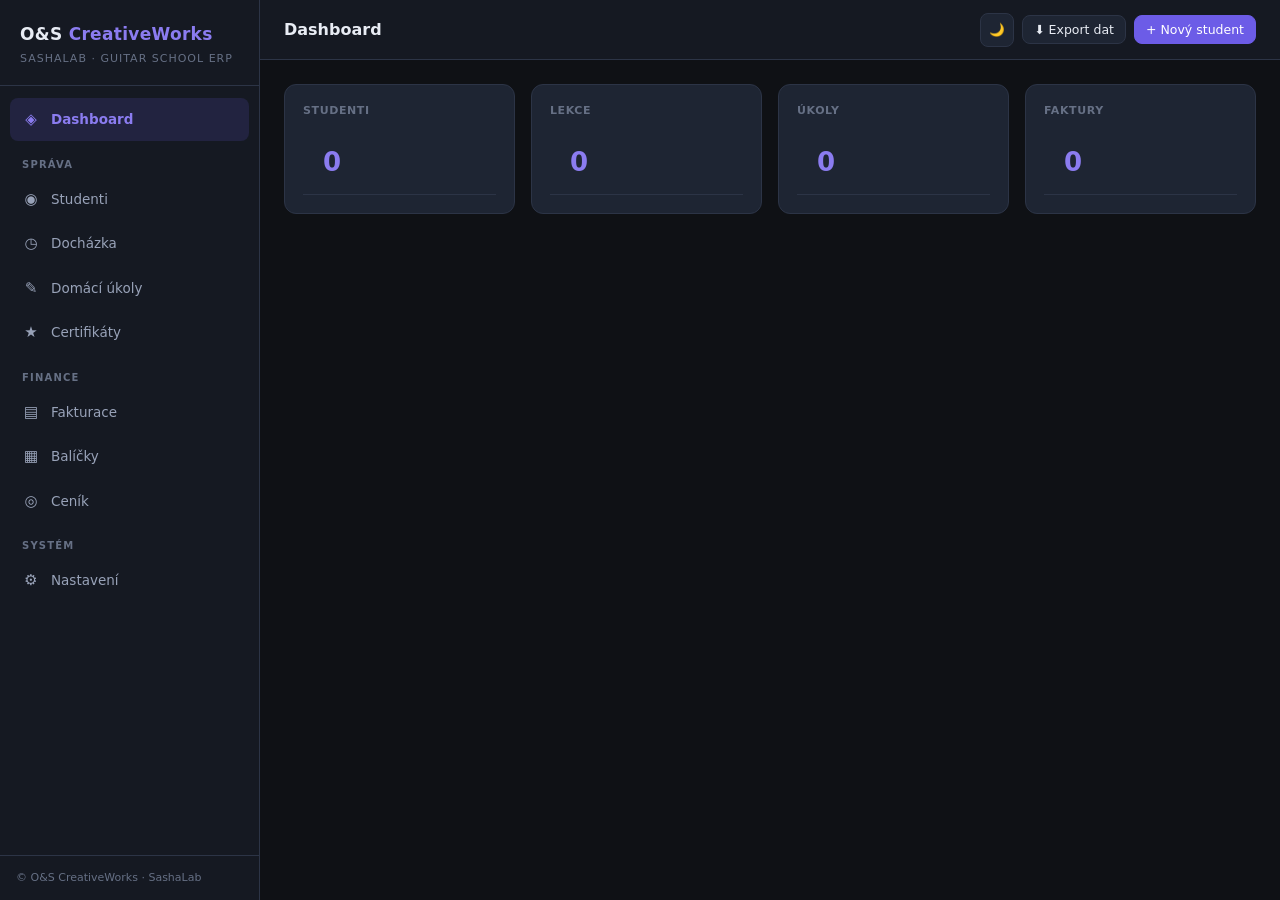
<file: index.html>
<!DOCTYPE html>
<html lang="cs">
<head>
<meta charset="UTF-8">
<meta name="viewport" content="width=device-width, initial-scale=1.0">
<meta name="theme-color" content="#6c5ce7">
<title>SashaLab ERP — O&S CreativeWorks</title>
<link rel="stylesheet" href="style.css">
</head>
<body>
<div class="app">
  <aside class="sidebar" id="sidebar">
    <div class="brand">
      <h1>O&S <span>CreativeWorks</span></h1>
      <p>SashaLab · Guitar School ERP</p>
    </div>
    <nav class="nav" id="nav">
      <a href="#/dashboard" data-route="dashboard"><span class="ic">◈</span>Dashboard</a>
      <div class="group-label">Správa</div>
      <a href="#/students" data-route="students"><span class="ic">◉</span>Studenti</a>
      <a href="#/lessons" data-route="lessons"><span class="ic">◷</span>Docházka</a>
      <a href="#/homework" data-route="homework"><span class="ic">✎</span>Domácí úkoly</a>
      <a href="#/certificates" data-route="certificates"><span class="ic">★</span>Certifikáty</a>
      <div class="group-label">Finance</div>
      <a href="#/invoices" data-route="invoices"><span class="ic">▤</span>Fakturace</a>
      <a href="#/packages" data-route="packages"><span class="ic">▦</span>Balíčky</a>
      <a href="#/pricing" data-route="pricing"><span class="ic">◎</span>Ceník</a>
      <div class="group-label">Systém</div>
      <a href="#/settings" data-route="settings"><span class="ic">⚙</span>Nastavení</a>
    </nav>
    <div class="sidebar-foot">© O&S CreativeWorks · SashaLab</div>
  </aside>

  <div class="main">
    <div class="topbar">
      <div style="display:flex;align-items:center;gap:12px">
        <button class="menu-toggle" id="menuToggle">☰</button>
        <h2 id="pageTitle">Dashboard</h2>
      </div>
      <div class="actions">
        <button class="btn btn-sm btn-icon" id="btnTheme" title="Přepnout režim">🌙</button>
        <button class="btn btn-sm" id="btnExport">⬇ Export dat</button>
        <button class="btn btn-primary btn-sm" id="btnQuickAdd">+ Nový student</button>
      </div>
    </div>
    <div class="content" id="app"></div>
  </div>
</div>

<div class="modal-backdrop" id="modalBackdrop">
  <div class="modal" id="modal">
    <div class="modal-header">
      <h3 id="modalTitle"></h3>
      <button class="modal-close" id="modalClose">×</button>
    </div>
    <div class="modal-body" id="modalBody"></div>
    <div class="modal-footer" id="modalFooter"></div>
  </div>
</div>

<div class="toast-wrap" id="toastWrap"></div>

<script src="app.js"></script>
</body>
</html>
</file>
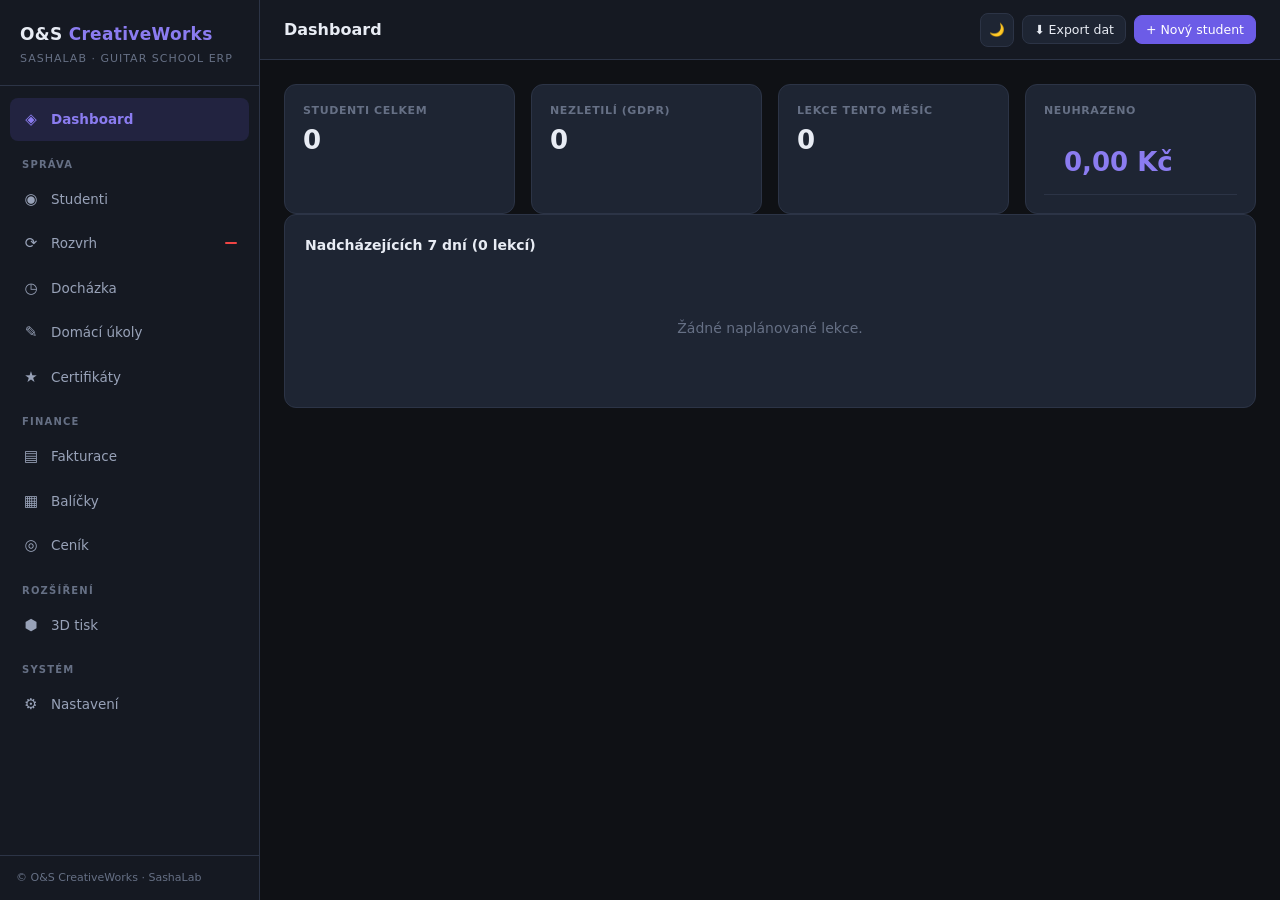
<file: mojeindex.html>
<!DOCTYPE html>
<html lang="cs">
<head>
<meta charset="UTF-8">
<meta name="viewport" content="width=device-width, initial-scale=1.0">
<meta name="theme-color" content="#6c5ce7">
<title>SashaLab ERP — O&S CreativeWorks</title>
<style>
:root{
  --bg:#0f1115;--bg-2:#151922;--bg-3:#1c2230;--surface:#1e2533;--surface-2:#252e40;
  --border:#2c3446;--text:#e8ecf4;--text-dim:#98a2b8;--text-muted:#667085;
  --brand:#6c5ce7;--brand-2:#8b7cf0;--brand-soft:rgba(108,92,231,.15);
  --ok:#22c55e;--warn:#f59e0b;--danger:#ef4444;--info:#3b82f6;
  --radius:12px;--radius-sm:8px;--shadow:0 8px 28px rgba(0,0,0,.35);
  --font:"Inter","Segoe UI",system-ui,-apple-system,sans-serif;
}
[data-theme="light"]{
  --bg:#f5f6fa;--bg-2:#ffffff;--bg-3:#eef0f6;--surface:#ffffff;--surface-2:#f0f2f8;
  --border:#d8dce6;--text:#1a1d26;--text-dim:#5a6273;--text-muted:#8890a3;
  --brand:#6c5ce7;--brand-2:#5a4ad1;--brand-soft:rgba(108,92,231,.1);
  --ok:#16a34a;--warn:#d97706;--danger:#dc2626;--info:#2563eb;
  --shadow:0 8px 28px rgba(0,0,0,.08);
}
*{box-sizing:border-box;margin:0;padding:0}
html,body{height:100%}
body{font-family:var(--font);background:var(--bg);color:var(--text);font-size:14px;line-height:1.5;-webkit-font-smoothing:antialiased;transition:background .2s,color .2s}
button,input,select,textarea{font-family:inherit;font-size:inherit;color:inherit}
a{color:var(--brand-2);text-decoration:none}

.app{display:grid;grid-template-columns:260px 1fr;height:100vh;overflow:hidden}
.sidebar{background:var(--bg-2);border-right:1px solid var(--border);display:flex;flex-direction:column;transition:transform .25s ease}
.brand{padding:22px 20px 18px;border-bottom:1px solid var(--border)}
.brand h1{font-size:17px;font-weight:700;letter-spacing:.3px}
.brand h1 span{color:var(--brand-2)}
.brand p{font-size:11px;color:var(--text-muted);margin-top:3px;text-transform:uppercase;letter-spacing:1px}
.nav{padding:12px 10px;overflow-y:auto;flex:1}
.nav a{display:flex;align-items:center;gap:11px;padding:10px 12px;border-radius:var(--radius-sm);color:var(--text-dim);font-weight:500;font-size:13.5px;margin-bottom:2px;transition:all .15s}
.nav a:hover{background:var(--bg-3);color:var(--text)}
.nav a.active{background:var(--brand-soft);color:var(--brand-2);font-weight:600}
.nav a .ic{width:18px;text-align:center;font-size:15px}
.nav .group-label{font-size:10px;text-transform:uppercase;letter-spacing:1.2px;color:var(--text-muted);padding:14px 12px 6px;font-weight:700}
.nav .badge-count{display:inline-block;margin-left:auto;background:var(--danger);color:#fff;font-size:10px;padding:1px 6px;border-radius:99px;font-weight:700}
.sidebar-foot{padding:14px 16px;border-top:1px solid var(--border);font-size:11px;color:var(--text-muted)}

.main{display:flex;flex-direction:column;overflow:hidden;background:var(--bg)}
.topbar{height:60px;display:flex;align-items:center;justify-content:space-between;padding:0 24px;border-bottom:1px solid var(--border);background:var(--bg-2)}
.topbar h2{font-size:16px;font-weight:600}
.topbar .actions{display:flex;gap:8px;align-items:center}
.menu-toggle{display:none;background:none;border:none;font-size:22px;cursor:pointer;color:var(--text)}
.content{padding:24px;overflow-y:auto;flex:1}

.btn{display:inline-flex;align-items:center;gap:7px;justify-content:center;padding:9px 16px;border-radius:var(--radius-sm);border:1px solid var(--border);background:var(--surface);color:var(--text);cursor:pointer;font-weight:500;transition:all .15s;white-space:nowrap}
.btn:hover{background:var(--surface-2);border-color:var(--brand)}
.btn-primary{background:var(--brand);border-color:var(--brand);color:#fff}
.btn-primary:hover{background:var(--brand-2);border-color:var(--brand-2)}
.btn-danger{background:rgba(239,68,68,.12);border-color:rgba(239,68,68,.4);color:#fca5a5}
[data-theme="light"] .btn-danger{background:rgba(220,38,38,.08);color:var(--danger)}
.btn-danger:hover{background:rgba(239,68,68,.2)}
.btn-sm{padding:6px 11px;font-size:12.5px}
.btn-icon{padding:8px;width:34px;height:34px}

.card{background:var(--surface);border:1px solid var(--border);border-radius:var(--radius);padding:20px}
.card + .card{margin-top:16px}
.card h3{font-size:14px;font-weight:600;margin-bottom:14px;color:var(--text)}

.grid{display:grid;gap:16px}
.grid-2{grid-template-columns:repeat(2,1fr)}
.grid-3{grid-template-columns:repeat(3,1fr)}
.grid-4{grid-template-columns:repeat(4,1fr)}
@media(max-width:900px){.grid-2,.grid-3,.grid-4{grid-template-columns:1fr}}

.form-row{display:grid;grid-template-columns:1fr 1fr;gap:14px;margin-bottom:14px}
.form-row.full{grid-template-columns:1fr}
@media(max-width:640px){.form-row{grid-template-columns:1fr}}

.field{display:flex;flex-direction:column;gap:5px}
.field label{font-size:12px;font-weight:600;color:var(--text-dim);letter-spacing:.3px}
.field input,.field select,.field textarea{background:var(--bg-3);border:1px solid var(--border);border-radius:var(--radius-sm);padding:9px 12px;color:var(--text);transition:border-color .15s;outline:none;width:100%}
.field input:focus,.field select:focus,.field textarea:focus{border-color:var(--brand)}
.field textarea{resize:vertical;min-height:70px}
.field .hint{font-size:11px;color:var(--text-muted)}
.field.error input,.field.error select,.field.error textarea{border-color:var(--danger)}
.field .err-msg{font-size:11px;color:#fca5a5;display:none}
.field.error .err-msg{display:block}

.table{width:100%;border-collapse:collapse}
.table th,.table td{padding:11px 12px;text-align:left;border-bottom:1px solid var(--border);font-size:13px}
.table th{font-size:11px;text-transform:uppercase;letter-spacing:.6px;color:var(--text-muted);font-weight:700}
.table tbody tr:hover{background:var(--bg-3)}
.table td.actions{text-align:right;white-space:nowrap}

.badge{display:inline-flex;align-items:center;gap:5px;padding:3px 9px;border-radius:99px;font-size:11px;font-weight:600}
.badge.ok{background:rgba(34,197,94,.15);color:#4ade80}
.badge.warn{background:rgba(245,158,11,.15);color:#fbbf24}
.badge.danger{background:rgba(239,68,68,.15);color:#f87171}
.badge.info{background:rgba(59,130,246,.15);color:#93c5fd}
.badge.muted{background:var(--bg-3);color:var(--text-dim)}
[data-theme="light"] .badge.ok{background:rgba(22,163,74,.12);color:#15803d}
[data-theme="light"] .badge.warn{background:rgba(217,119,6,.12);color:#b45309}
[data-theme="light"] .badge.danger{background:rgba(220,38,38,.12);color:#b91c1c}
[data-theme="light"] .badge.info{background:rgba(37,99,235,.12);color:#1d4ed8}

.empty-state{text-align:center;padding:48px 20px;color:var(--text-muted)}
.empty-state .icon{font-size:40px;margin-bottom:10px;opacity:.5}

.modal-backdrop{position:fixed;inset:0;background:rgba(0,0,0,.6);display:none;align-items:center;justify-content:center;padding:20px;z-index:100}
.modal-backdrop.open{display:flex}
.modal{background:var(--bg-2);border:1px solid var(--border);border-radius:var(--radius);width:100%;max-width:640px;max-height:90vh;overflow-y:auto;box-shadow:var(--shadow);animation:slideUp .2s ease}
.modal.lg{max-width:860px}
@keyframes slideUp{from{transform:translateY(14px);opacity:0}to{transform:none;opacity:1}}
.modal-header{display:flex;align-items:center;justify-content:space-between;padding:18px 22px;border-bottom:1px solid var(--border)}
.modal-header h3{font-size:15px;font-weight:600}
.modal-body{padding:22px}
.modal-footer{display:flex;justify-content:flex-end;gap:10px;padding:16px 22px;border-top:1px solid var(--border)}
.modal-close{background:none;border:none;font-size:20px;color:var(--text-dim);cursor:pointer;padding:0;line-height:1}
.modal-close:hover{color:var(--text)}

.toast-wrap{position:fixed;bottom:20px;right:20px;display:flex;flex-direction:column;gap:10px;z-index:200}
.toast{background:var(--surface-2);border:1px solid var(--border);border-left:3px solid var(--brand);padding:12px 18px;border-radius:var(--radius-sm);box-shadow:var(--shadow);font-size:13px;min-width:240px;animation:slideIn .2s ease}
.toast.ok{border-left-color:var(--ok)}
.toast.warn{border-left-color:var(--warn)}
.toast.danger{border-left-color:var(--danger)}
@keyframes slideIn{from{transform:translateX(20px);opacity:0}to{transform:none;opacity:1}}

.filters{display:flex;gap:10px;flex-wrap:wrap;align-items:center;margin-bottom:18px}
.filters .field{margin:0;min-width:160px}
.pill-tabs{display:flex;gap:6px;flex-wrap:wrap}
.pill-tabs button{padding:7px 14px;border-radius:99px;border:1px solid var(--border);background:var(--surface);color:var(--text-dim);cursor:pointer;font-size:12.5px;font-weight:500}
.pill-tabs button.active{background:var(--brand-soft);border-color:var(--brand);color:var(--brand-2)}

.stat{background:var(--surface);border:1px solid var(--border);border-radius:var(--radius);padding:18px;display:flex;flex-direction:column;gap:6px}
.stat .label{font-size:11px;text-transform:uppercase;letter-spacing:.6px;color:var(--text-muted);font-weight:700}
.stat .value{font-size:26px;font-weight:700;line-height:1.1}
.stat .value.brand{color:var(--brand-2)}
.stat .sub{font-size:11px;color:var(--text-muted)}

.alert-list{display:flex;flex-direction:column;gap:10px}
.alert-item{display:flex;align-items:flex-start;gap:12px;padding:14px;background:var(--bg-3);border-radius:var(--radius-sm);border-left:3px solid var(--warn)}
.alert-item.danger{border-left-color:var(--danger)}
.alert-item.info{border-left-color:var(--info)}
.alert-item .a-content{flex:1}
.alert-item .a-title{font-weight:600;font-size:13px;margin-bottom:3px}
.alert-item .a-desc{font-size:12px;color:var(--text-dim)}

.recorder{display:flex;align-items:center;gap:12px;padding:14px;background:var(--bg-3);border-radius:var(--radius-sm);border:1px solid var(--border);flex-wrap:wrap}
.recorder .dot{width:10px;height:10px;border-radius:50%;background:var(--text-muted)}
.recorder.recording .dot{background:var(--danger);animation:pulse 1s infinite}
@keyframes pulse{0%,100%{opacity:1}50%{opacity:.3}}
.recorder audio{height:34px;flex:1;min-width:180px}

.timeline{position:relative;padding-left:24px}
.timeline::before{content:"";position:absolute;left:7px;top:8px;bottom:8px;width:2px;background:var(--border)}
.timeline-item{position:relative;margin-bottom:16px;padding:12px 14px;background:var(--bg-3);border-radius:var(--radius-sm);border:1px solid var(--border)}
.timeline-item::before{content:"";position:absolute;left:-22px;top:16px;width:10px;height:10px;border-radius:50%;background:var(--brand);border:2px solid var(--bg-2)}
.timeline-item .meta{font-size:11px;color:var(--text-muted);margin-bottom:4px;display:flex;justify-content:space-between;align-items:center}
.timeline-item .text{font-size:13px;white-space:pre-wrap}
.timeline-item .del{background:none;border:none;color:var(--text-muted);cursor:pointer;font-size:14px;padding:0}
.timeline-item .del:hover{color:var(--danger)}

.working-hours-grid{display:grid;grid-template-columns:repeat(7,1fr);gap:6px;margin-top:10px}
.wh-day{padding:8px;background:var(--bg-3);border-radius:6px;font-size:11px;text-align:center}
.wh-day.open{border:1px solid var(--ok);background:rgba(34,197,94,.1)}
.wh-day.closed{opacity:.5}
.wh-day strong{display:block;margin-bottom:4px}

@media print{
  body *{visibility:hidden}
  .print-area,.print-area *{visibility:visible}
  .print-area{position:absolute;inset:0;margin:0;padding:0;background:#fff;color:#000}
  @page{margin:12mm}
}

@media(max-width:960px){
  .app{grid-template-columns:1fr}
  .sidebar{position:fixed;inset:0 auto 0 0;width:260px;z-index:50;transform:translateX(-100%)}
  .sidebar.open{transform:none;box-shadow:var(--shadow)}
  .menu-toggle{display:block}
  .content{padding:16px}
  .topbar{padding:0 16px}
}
</style>
</head>
<body>
<div class="app">
  <aside class="sidebar" id="sidebar">
    <div class="brand">
      <h1>O&S <span>CreativeWorks</span></h1>
      <p>SashaLab · Guitar School ERP</p>
    </div>
    <nav class="nav" id="nav">
      <a href="#/dashboard" data-route="dashboard"><span class="ic">◈</span>Dashboard</a>
      <div class="group-label">Správa</div>
      <a href="#/students" data-route="students"><span class="ic">◉</span>Studenti</a>
      <a href="#/schedule" data-route="schedule"><span class="ic">⟳</span>Rozvrh <span class="badge-count" id="navSchedule"></span></a>
      <a href="#/lessons" data-route="lessons"><span class="ic">◷</span>Docházka</a>
      <a href="#/homework" data-route="homework"><span class="ic">✎</span>Domácí úkoly</a>
      <a href="#/certificates" data-route="certificates"><span class="ic">★</span>Certifikáty</a>
      <div class="group-label">Finance</div>
      <a href="#/invoices" data-route="invoices"><span class="ic">▤</span>Fakturace</a>
      <a href="#/packages" data-route="packages"><span class="ic">▦</span>Balíčky</a>
      <a href="#/pricing" data-route="pricing"><span class="ic">◎</span>Ceník</a>
      <div class="group-label">Rozšíření</div>
      <a href="#/printing3d" data-route="printing3d"><span class="ic">⬢</span>3D tisk</a>
      <div class="group-label">Systém</div>
      <a href="#/settings" data-route="settings"><span class="ic">⚙</span>Nastavení</a>
    </nav>
    <div class="sidebar-foot">© O&S CreativeWorks · SashaLab</div>
  </aside>

  <div class="main">
    <div class="topbar">
      <div style="display:flex;align-items:center;gap:12px">
        <button class="menu-toggle" id="menuToggle" aria-label="Menu">☰</button>
        <h2 id="pageTitle">Dashboard</h2>
      </div>
      <div class="actions">
        <button class="btn btn-sm btn-icon" id="btnTheme" title="Přepnout světlý/tmavý režim">🌙</button>
        <button class="btn btn-sm" id="btnExport">⬇ Export dat</button>
        <button class="btn btn-primary btn-sm" id="btnQuickAdd">+ Nový student</button>
      </div>
    </div>
    <div class="content" id="app"></div>
  </div>
</div>

<div class="modal-backdrop" id="modalBackdrop">
  <div class="modal" id="modal">
    <div class="modal-header">
      <h3 id="modalTitle">Titulek</h3>
      <button class="modal-close" id="modalClose">×</button>
    </div>
    <div class="modal-body" id="modalBody"></div>
    <div class="modal-footer" id="modalFooter"></div>
  </div>
</div>

<div class="toast-wrap" id="toastWrap"></div>

<script>
"use strict";

/* ============================================================
   1. UTILITIES
   ============================================================ */
const $  = (sel, root = document) => root.querySelector(sel);
const $$ = (sel, root = document) => Array.from(root.querySelectorAll(sel));

const el = (tag, attrs = {}, ...children) => {
  const node = document.createElement(tag);
  for (const [k, v] of Object.entries(attrs)) {
    if (v == null) continue;
    if (k === "class") node.className = v;
    else if (k === "dataset") Object.assign(node.dataset, v);
    else if (k.startsWith("on") && typeof v === "function") node.addEventListener(k.slice(2).toLowerCase(), v);
    else if (k === "html") node.innerHTML = v;
    else node.setAttribute(k, v);
  }
  for (const c of children.flat()) {
    if (c == null || c === false) continue;
    node.appendChild(typeof c === "string" || typeof c === "number" ? document.createTextNode(String(c)) : c);
  }
  return node;
};

const uid = (prefix = "id") => `${prefix}_${Date.now().toString(36)}_${Math.random().toString(36).slice(2, 8)}`;
const fmtCZK = (n) => new Intl.NumberFormat("cs-CZ", { style: "currency", currency: "CZK" }).format(Number(n) || 0);
const fmtDate = (iso) => iso ? new Date(iso).toLocaleDateString("cs-CZ") : "—";
const fmtDateTime = (iso) => iso ? new Date(iso).toLocaleString("cs-CZ") : "—";
const todayISO = () => new Date().toISOString().slice(0, 10);

function calcAge(dateISO) {
  if (!dateISO) return null;
  const d = new Date(dateISO);
  if (isNaN(d)) return null;
  const t = new Date();
  let age = t.getFullYear() - d.getFullYear();
  const m = t.getMonth() - d.getMonth();
  if (m < 0 || (m === 0 && t.getDate() < d.getDate())) age--;
  return age;
}

function escapeHtml(s) {
  return String(s ?? "").replace(/[&<>"']/g, (c) => ({ "&": "&amp;", "<": "&lt;", ">": "&gt;", '"': "&quot;", "'": "&#39;" }[c]));
}

function downloadBlob(filename, content, mime = "text/plain;charset=utf-8") {
  const blob = content instanceof Blob ? content : new Blob([content], { type: mime });
  const url = URL.createObjectURL(blob);
  const a = el("a", { href: url, download: filename });
  document.body.appendChild(a); a.click(); a.remove();
  setTimeout(() => URL.revokeObjectURL(url), 1000);
}

function toCSV(rows) {
  if (!rows.length) return "";
  const headers = Object.keys(rows[0]);
  const esc = (v) => `"${String(v ?? "").replace(/"/g, '""')}"`;
  return [headers.map(esc).join(","), ...rows.map((r) => headers.map((h) => esc(r[h])).join(","))].join("\r\n");
}

/* Datum helpers */
function addDays(dateISO, days) {
  const d = new Date(dateISO);
  d.setDate(d.getDate() + days);
  return d.toISOString().slice(0, 10);
}
function getWeekday(dateISO) {
  return new Date(dateISO).getDay(); // 0=Ne, 1=Po, ..., 6=So
}
function fmtDateShort(iso) {
  if (!iso) return "—";
  const d = new Date(iso);
  return d.toLocaleDateString("cs-CZ", { weekday: "short", day: "numeric", month: "numeric" });
}

/* ============================================================
   2. STORE (localStorage) – verze 3 (hardcore)
   ============================================================ */
const STORE_KEY = "sashalab_erp_v1";
const SCHEMA_VERSION = 3;

const defaultState = () => ({
  version: SCHEMA_VERSION,
  theme: "dark",
  settings: {
    companyName: "O&S CreativeWorks — SashaLab",
    ico: "",
    address: "Jungmannova 871/16, Kuřim 664 34",
    bankAccount: "",
    iban: "",
    vatPayer: false,
    lectorName: "Oleksandr Kukushkin",
    lectorEmail: "",
    lectorPhone: "",
    invoiceCounter: 1,
    invoicePrefix: "SL",
    // Pracovní doba (0=Ne, 1=Po, ..., 6=So)
    workingHours: {
      1: { open: true, from: "15:00", to: "20:00" }, // Po
      2: { open: true, from: "15:30", to: "20:00" }, // Út
      3: { open: true, from: "18:00", to: "20:00" }, // St
      4: { open: false, from: "", to: "" },          // Čt
      5: { open: false, from: "", to: "" },          // Pá
      6: { open: true, from: "12:00", to: "20:00" }, // So
      0: { open: false, from: "", to: "" },          // Ne
    },
  },
  students: [],
  lessons: [],
  homeworks: [],
  invoices: [],
  pricing: [
    { id: "p_lesson_60", name: "Individuální lekce 60 min", price: 450 },
    { id: "p_lesson_45", name: "Individuální lekce 45 min", price: 350 },
    { id: "p_online", name: "Online lekce 60 min", price: 400 },
    { id: "p_3d_pla", name: "3D tisk — PLA (hodinová sazba)", price: 250 },
    { id: "p_3d_petg", name: "3D tisk — PETG (hodinová sazba)", price: 300 },
    { id: "p_3d_tpu", name: "3D tisk — TPU (hodinová sazba)", price: 350 },
  ],
  print3d: [],
  // Opakující se lekce – šablony
  recurringTemplates: [],
  // Balíčky (definice + přiřazení studentům)
  packageDefs: [
    { id: "pk_10", name: "Balíček 10 lekcí", lessons: 10, price: 4000, validityDays: 180 },
    { id: "pk_5", name: "Balíček 5 lekcí", lessons: 5, price: 2100, validityDays: 90 },
  ],
  studentPackages: [], // { id, studentId, packageDefId, lessonsTotal, lessonsUsed, purchasedAt, expiresAt, price }
});

function loadState() {
  try {
    const raw = localStorage.getItem(STORE_KEY);
    if (!raw) return defaultState();
    const parsed = JSON.parse(raw);
    return migrate({ ...defaultState(), ...parsed });
  } catch (e) {
    console.warn("Store load failed, using default", e);
    return defaultState();
  }
}

function migrate(state) {
  if (state.students) {
    state.students = state.students.map((s) => ({
      ...s,
      notes: Array.isArray(s.notes) ? s.notes : [],
      publicToken: s.publicToken || null,
    }));
  }
  if (state.invoices) {
    state.invoices = state.invoices.map((inv) => ({ ...inv, payments: Array.isArray(inv.payments) ? inv.payments : [] }));
  }
  if (!state.recurringTemplates) state.recurringTemplates = [];
  if (!state.packageDefs) state.packageDefs = defaultState().packageDefs;
  if (!state.studentPackages) state.studentPackages = [];
  if (!state.settings.workingHours) state.settings.workingHours = defaultState().settings.workingHours;
  state.version = SCHEMA_VERSION;
  return state;
}

let state = loadState();

function saveState() {
  try { localStorage.setItem(STORE_KEY, JSON.stringify(state)); }
  catch (e) { toast("Nepodařilo se uložit data.", "danger"); }
}

/* ============================================================
   3. TÉMA
   ============================================================ */
function applyTheme(theme) {
  document.documentElement.setAttribute("data-theme", theme);
  const btn = $("#btnTheme");
  if (btn) btn.textContent = theme === "dark" ? "🌙" : "☀️";
  state.theme = theme;
  saveState();
}
function toggleTheme() { applyTheme(state.theme === "dark" ? "light" : "dark"); }

/* ============================================================
   4. UI HELPERS
   ============================================================ */
function toast(msg, type = "ok", ms = 3000) {
  const wrap = $("#toastWrap");
  if (!wrap) return;
  const t = el("div", { class: `toast ${type}` }, msg);
  wrap.appendChild(t);
  setTimeout(() => { t.style.opacity = "0"; t.style.transform = "translateX(20px)"; setTimeout(() => t.remove(), 200); }, ms);
}

function openModal({ title, body, footer, size = "" }) {
  const backdrop = $("#modalBackdrop");
  const modal = $("#modal");
  if (!backdrop || !modal) return;
  $("#modalTitle").textContent = title || "";
  const bodyEl = $("#modalBody");
  const footEl = $("#modalFooter");
  bodyEl.innerHTML = "";
  footEl.innerHTML = "";
  if (typeof body === "string") bodyEl.innerHTML = body;
  else if (body instanceof Node) bodyEl.appendChild(body);
  if (Array.isArray(footer)) footer.forEach((n) => footEl.appendChild(n));
  else if (footer instanceof Node) footEl.appendChild(footer);
  modal.className = `modal ${size}`.trim();
  backdrop.classList.add("open");
}
function closeModal() { $("#modalBackdrop")?.classList.remove("open"); }

/* ============================================================
   5. ROUTER
   ============================================================ */
const ROUTES = {
  dashboard:    { title: "Dashboard",        render: renderDashboard },
  students:     { title: "Studenti",         render: renderStudents },
  schedule:     { title: "Rozvrh",           render: renderSchedule },
  lessons:      { title: "Docházka",         render: renderLessons },
  homework:     { title: "Domácí úkoly",     render: renderHomework },
  certificates: { title: "Certifikáty",      render: renderCertificates },
  invoices:     { title: "Fakturace",        render: renderInvoices },
  packages:     { title: "Balíčky",          render: renderPackages },
  pricing:      { title: "Ceník",            render: renderPricing },
  printing3d:   { title: "3D tisk",          render: renderPrinting3d },
  settings:     { title: "Nastavení",        render: renderSettings },
};

function currentRoute() {
  const hash = location.hash.replace(/^#\//, "").split("?")[0];
  return ROUTES[hash] ? hash : "dashboard";
}

function navigate() {
  const route = currentRoute();
  const conf = ROUTES[route];
  $("#pageTitle").textContent = conf.title;
  $$("#nav a").forEach((a) => a.classList.toggle("active", a.dataset.route === route));
  // Update badge for schedule (upcoming lessons in next 7 days)
  const navSchedule = $("#navSchedule");
  if (navSchedule) {
    const upcoming = state.lessons.filter((l) => {
      const d = l.date;
      return d >= todayISO() && d <= addDays(todayISO(), 7);
    }).length;
    navSchedule.textContent = upcoming > 0 ? String(upcoming) : "";
  }
  const app = $("#app");
  if (!app) return;
  app.innerHTML = "";
  try { conf.render(app); }
  catch (e) { console.error(e); app.appendChild(el("div", { class: "empty-state" }, "Došlo k chybě při vykreslení modulu.")); }
  $("#sidebar")?.classList.remove("open");
}

window.addEventListener("hashchange", navigate);
window.addEventListener("DOMContentLoaded", () => {
  applyTheme(state.theme || "dark");
  if (!location.hash) location.hash = "#/dashboard";
  navigate();
  bindGlobal();
});

/* ============================================================
   6. GLOBAL BINDINGS
   ============================================================ */
function bindGlobal() {
  $("#menuToggle")?.addEventListener("click", () => $("#sidebar")?.classList.toggle("open"));
  $("#modalClose")?.addEventListener("click", closeModal);
  $("#modalBackdrop")?.addEventListener("click", (e) => { if (e.target.id === "modalBackdrop") closeModal(); });
  document.addEventListener("keydown", (e) => { if (e.key === "Escape") closeModal(); });
  $("#btnExport")?.addEventListener("click", exportAllData);
  $("#btnQuickAdd")?.addEventListener("click", () => openStudentForm());
  $("#btnTheme")?.addEventListener("click", toggleTheme);
}

function exportAllData() {
  const payload = { exportedAt: new Date().toISOString(), schemaVersion: SCHEMA_VERSION, ...state };
  downloadBlob(`sashalab_backup_${todayISO()}.json`, JSON.stringify(payload, null, 2), "application/json");
  toast("Záloha dat exportována (JSON).", "ok");
}

/* ============================================================
   7. POMOCNÉ – PLATBY & BALÍČKY
   ============================================================ */
function invoicePaidTotal(inv) { return (inv.payments || []).reduce((s, p) => s + (Number(p.amount) || 0), 0); }
function invoiceRemaining(inv) { return Math.max(0, (Number(inv.total) || 0) - invoicePaidTotal(inv)); }
function invoiceEffectiveStatus(inv) {
  const paid = invoicePaidTotal(inv);
  const total = Number(inv.total) || 0;
  if (paid >= total && total > 0) return "paid";
  if (paid > 0) return "partial";
  if (inv.dueDate && inv.dueDate < todayISO()) return "overdue";
  return "issued";
}

function activePackagesFor(studentId) {
  const now = todayISO();
  return state.studentPackages.filter((p) =>
    p.studentId === studentId &&
    p.lessonsUsed < p.lessonsTotal &&
    (!p.expiresAt || p.expiresAt >= now)
  );
}
function totalAvailableLessons(studentId) {
  return activePackagesFor(studentId).reduce((sum, p) => sum + (p.lessonsTotal - p.lessonsUsed), 0);
}
function consumeLessonFromPackage(studentId) {
  const list = activePackagesFor(studentId).sort((a, b) => (a.expiresAt || "9999").localeCompare(b.expiresAt || "9999"));
  if (!list.length) return false;
  list[0].lessonsUsed += 1;
  return true;
}

/* ============================================================
   8. SMART ALERTS (funkce 4)
   ============================================================ */
function buildAlerts() {
  const alerts = [];
  const now = todayISO();
  const monthPrefix = now.slice(0, 7);

  // 1) Neomluvené lekce (3+ v řadě)
  const byStudent = {};
  state.lessons.forEach((l) => {
    if (!byStudent[l.studentId]) byStudent[l.studentId] = [];
    byStudent[l.studentId].push(l);
  });
  Object.entries(byStudent).forEach(([sid, lessons]) => {
    const sorted = lessons.sort((a, b) => (b.date || "").localeCompare(a.date || ""));
    let streak = 0;
    for (const l of sorted) {
      if (l.status === "absent") streak++;
      else if (l.status === "canceled") continue;
      else break;
    }
    if (streak >= 3) {
      const st = state.students.find((s) => s.id === sid);
      if (st) alerts.push({
        type: "danger",
        title: `${st.firstName} ${st.lastName} – ${streak}× neomluveno v řadě`,
        desc: "Zvažte kontaktování rodičů.",
        action: () => openStudentDetail(sid),
        actionLabel: "Otevřít profil",
      });
    }
  });

  // 2) Faktury po splatnosti
  state.invoices.forEach((inv) => {
    const eff = invoiceEffectiveStatus(inv);
    if (eff === "overdue") {
      const days = Math.floor((new Date(now) - new Date(inv.dueDate)) / 86400000);
      const st = state.students.find((s) => s.id === inv.studentId);
      alerts.push({
        type: "danger",
        title: `Faktura ${inv.number} – ${days} dní po splatnosti`,
        desc: `${st ? st.firstName + " " + st.lastName : "Volný odběratel"} · zbývá ${fmtCZK(invoiceRemaining(inv))}`,
        action: () => openInvoiceDetail(inv.id),
        actionLabel: "Detail",
      });
    }
  });

  // 3) Studenti s 0 lekcemi v tomto měsíci (a aspoň 1 lekcí celkem)
  state.students.forEach((st) => {
    const allLessons = state.lessons.filter((l) => l.studentId === st.id);
    if (!allLessons.length) return;
    const thisMonth = allLessons.filter((l) => (l.date || "").startsWith(monthPrefix));
    if (thisMonth.length === 0) {
      alerts.push({
        type: "info",
        title: `${st.firstName} ${st.lastName} – 0 lekcí v tomto měsíci`,
        desc: "Možná ukončil výuku, nebo je potřeba naplánovat.",
        action: () => openStudentDetail(st.id),
        actionLabel: "Profil",
      });
    }
  });

  // 4) Balíčky s nízkým zůstatkem (1-2 lekce)
  state.students.forEach((st) => {
    const remaining = totalAvailableLessons(st.id);
    if (remaining === 1 || remaining === 2) {
      alerts.push({
        type: "warn",
        title: `${st.firstName} ${st.lastName} – zbývají ${remaining} lekce`,
        desc: "Čas nabídnout nový balíček.",
        action: () => openPackagePurchase(st.id),
        actionLabel: "Prodat balíček",
      });
    }
  });

  // 5) Zítřejší lekce bez potvrzení (status canceled)
  const tomorrow = addDays(now, 1);
  const tomorrowLessons = state.lessons.filter((l) => l.date === tomorrow && l.status === "canceled");
  if (tomorrowLessons.length) {
    alerts.push({
      type: "warn",
      title: `Zítra ${tomorrowLessons.length} zrušených lekcí`,
      desc: "Zkontrolujte, zda jsou náhrady domluvené.",
    });
  }

  // 6) GDPR chybějící u nezletilých
  state.students.forEach((st) => {
    const age = calcAge(st.birthDate);
    if (age !== null && age < 18 && (!st.guardian?.name || !st.gdprConsent)) {
      alerts.push({
        type: "danger",
        title: `GDPR chybí – ${st.firstName} ${st.lastName}`,
        desc: "Nezletilý bez zákonného zástupce nebo souhlasu.",
        action: () => openStudentForm(st.id),
        actionLabel: "Doplnit",
      });
    }
  });

  return alerts;
}

/* ============================================================
   9. DASHBOARD
   ============================================================ */
function renderDashboard(app) {
  const students = state.students;
  const minors = students.filter((s) => calcAge(s.birthDate) !== null && calcAge(s.birthDate) < 18).length;
  const unpaid = state.invoices.filter((i) => invoiceEffectiveStatus(i) !== "paid");
  const totalUnpaid = unpaid.reduce((sum, i) => sum + invoiceRemaining(i), 0);
  const thisMonthLessons = state.lessons.filter((l) => (l.date || "").startsWith(todayISO().slice(0, 7)));
  // HC NOTIFIKACE: Nezodpovězené dotazy z portálu
  const openQuestions = (state.questions || []).filter(q => !q.answered);
  if (openQuestions.length) {
    const qCard = el("div", { class: "card", style: "border-left: 4px solid var(--danger);" },
      el("h3", { style: "color: var(--danger);" }, `✉ Nezodpovězené dotazy od žáků (${openQuestions.length})`)
    );
    const qList = el("div", { class: "alert-list" });
    openQuestions.slice(0, 5).forEach(q => {
      qList.appendChild(el("div", { class: "alert-item danger" },
        el("div", { class: "a-content" },
          el("div", { class: "a-title" }, `${q.studentName} — ${fmtDate(q.date)}`),
          el("div", { class: "a-desc", style: "font-style: italic;" }, `"${q.question}"`)
        ),
        el("button", { class: "btn btn-sm btn-primary", onclick: () => {
          const sub = encodeURIComponent("Re: Dotaz od žáka: " + q.studentName);
          const bod = encodeURIComponent("Dobrý den,\n\nodpovídám na dotaz žáka " + q.studentName + ":\n\nDotaz: " + q.question + "\n\nOdpověď:\n");
          window.open(`mailto:${state.settings.emailMain}?subject=${sub}&body=${bod}`, "_blank");
          q.answered = true;
          saveState();
          toast("Dotaz označen jako zodpovězený.", "ok");
          navigate();
        } }, "✉ Odpovědět")
      ));
    });
    qCard.appendChild(qList);
    app.appendChild(qCard);
  }

  // Smart alerts
  const alerts = buildAlerts();
  if (alerts.length) {
    const alertCard = el("div", { class: "card" },
      el("h3", {}, `⚠ Vyžaduje pozornost (${alerts.length})`)
    );
    const list = el("div", { class: "alert-list" });
    alerts.slice(0, 8).forEach((a) => {
      list.appendChild(el("div", { class: `alert-item ${a.type}` },
        el("div", { class: "a-content" },
          el("div", { class: "a-title" }, a.title),
          el("div", { class: "a-desc" }, a.desc)
        ),
        a.action && el("button", { class: "btn btn-sm", onclick: a.action }, a.actionLabel || "Otevřít")
      ));
    });
    alertCard.appendChild(list);
    app.appendChild(alertCard);
  }

  const grid = el("div", { class: "grid grid-4" });
  [
    { label: "Studenti celkem", value: students.length, brand: false },
    { label: "Nezletilí (GDPR)", value: minors, brand: false },
    { label: "Lekce tento měsíc", value: thisMonthLessons.length, brand: false },
    { label: "Neuhrazeno", value: fmtCZK(totalUnpaid), brand: true },
  ].forEach((s) => {
    grid.appendChild(el("div", { class: "stat" },
      el("span", { class: "label" }, s.label),
      el("span", { class: `value ${s.brand ? "brand" : ""}` }, String(s.value))
    ));
  });
  app.appendChild(grid);

  // Nadcházející lekce (7 dní)
  const upcoming = state.lessons
    .filter((l) => l.date >= todayISO() && l.date <= addDays(todayISO(), 7))
    .sort((a, b) => (a.date || "").localeCompare(b.date || ""));
  const upCard = el("div", { class: "card" }, el("h3", {}, `Nadcházejících 7 dní (${upcoming.length} lekcí)`));
  if (!upcoming.length) {
    upCard.appendChild(el("div", { class: "empty-state" }, "Žádné naplánované lekce."));
  } else {
    const table = el("table", { class: "table" });
    table.appendChild(el("thead", {}, el("tr", {}, el("th", {}, "Datum"), el("th", {}, "Student"), el("th", {}, "Stav"), el("th", {}))));
    const tbody = el("tbody");
    upcoming.forEach((l) => {
      const st = state.students.find((s) => s.id === l.studentId);
      tbody.appendChild(el("tr", {},
        el("td", {}, fmtDateShort(l.date)),
        el("td", {}, st ? `${st.firstName} ${st.lastName}` : "—"),
        el("td", {}, statusBadge(l.status)),
        el("td", { class: "actions" },
          el("button", { class: "btn btn-sm", onclick: () => openLessonForm(l.id) }, "Upravit")
        )
      ));
    });
    table.appendChild(tbody);
    upCard.appendChild(table);
  }
  app.appendChild(upCard);
}

function statusBadge(status) {
  const map = {
    present:  ["ok", "Přítomen"],
    excused:  ["warn", "Omluven"],
    absent:   ["danger", "Neomluven"],
    canceled: ["muted", "Zrušeno"],
    paid:     ["ok", "Zaplaceno"],
    partial:  ["warn", "Částečně"],
    issued:   ["info", "Vystavena"],
    overdue:  ["danger", "Po splatnosti"],
    planned:  ["info", "Naplánováno"],
  };
  const [cls, label] = map[status] || ["muted", status || "—"];
  return el("span", { class: `badge ${cls}` }, label);
}

/* ============================================================
   10. STUDENTI
   ============================================================ */
function renderStudents(app) {
  const filters = el("div", { class: "filters" });
  const search = el("input", { type: "text", placeholder: "Hledat jméno / e-mail…", oninput: (e) => draw(e.target.value) });
  filters.appendChild(el("div", { class: "field", style: "min-width:260px" }, search));
  filters.appendChild(el("button", { class: "btn btn-primary", onclick: () => openStudentForm() }, "+ Přidat studenta"));
  app.appendChild(filters);

  const container = el("div", { class: "card" });
  app.appendChild(container);

  function draw(query = "") {
    container.innerHTML = "";
    const q = query.trim().toLowerCase();
    const list = state.students.filter((s) =>
      !q || `${s.firstName} ${s.lastName} ${s.email || ""}`.toLowerCase().includes(q)
    );

    if (!list.length) {
      container.appendChild(el("div", { class: "empty-state" }, el("div", { class: "icon" }, "◉"), "Žádní studenti."));
      return;
    }

    const table = el("table", { class: "table" });
    table.appendChild(el("thead", {}, el("tr", {},
      el("th", {}, "Jméno"), el("th", {}, "Věk"), el("th", {}, "Úroveň"),
      el("th", {}, "Balíček"), el("th", {}, "Poznámky"), el("th", {}, "GDPR"), el("th", {})
    )));
    const tbody = el("tbody");
    list.forEach((s) => {
      const age = calcAge(s.birthDate);
      const isMinor = age !== null && age < 18;
      const gdprOk = !isMinor || (s.guardian && s.guardian.name && s.gdprConsent === true);
      const pkg = totalAvailableLessons(s.id);
      tbody.appendChild(el("tr", {},
        el("td", {}, el("strong", {}, `${s.firstName} ${s.lastName}`)),
        el("td", {}, age === null ? "—" : `${age} let`),
        el("td", {}, s.level || "—"),
        el("td", {}, pkg > 0 ? el("span", { class: "badge ok" }, `${pkg} lekcí`) : el("span", { class: "badge muted" }, "—")),
        el("td", {}, el("span", { class: "badge muted" }, `${(s.notes || []).length}`)),
        el("td", {}, gdprOk ? el("span", { class: "badge ok" }, "OK") : el("span", { class: "badge danger" }, "Chybí")),
        el("td", { class: "actions" },
          el("button", { class: "btn btn-sm", onclick: () => openStudentDetail(s.id) }, "Detail"),
          " ",
          el("button", { class: "btn btn-sm", onclick: () => openStudentForm(s.id) }, "Upravit"),
          " ",
          el("button", { class: "btn btn-sm btn-danger", onclick: () => deleteStudent(s.id) }, "Smazat")
        )
      ));
    });
    table.appendChild(tbody);
    container.appendChild(table);
  }
  draw();
}

function openStudentForm(id = null) {
  const editing = id ? state.students.find((s) => s.id === id) : null;
  const s = editing || {
    id: uid("stu"), firstName: "", lastName: "", birthDate: "", email: "", phone: "",
    address: "", level: "Začátečník", notes: [], guardian: { name: "", relation: "", phone: "", email: "" },
    gdprConsent: false,
  };

  const form = el("form", { id: "studentForm" });
  const field = (label, inputEl, hint = "") => {
    const f = el("div", { class: "field" }, el("label", {}, label), inputEl);
    if (hint) f.appendChild(el("div", { class: "hint" }, hint));
    f.appendChild(el("div", { class: "err-msg" }, "Toto pole je povinné."));
    return f;
  };
  const inp = (name, value, type = "text", required = false) =>
    el("input", { name, type, value: value ?? "", required: required ? "required" : null });

  form.append(
    el("div", { class: "form-row" },
      field("Jméno *", inp("firstName", s.firstName, "text", true)),
      field("Příjmení *", inp("lastName", s.lastName, "text", true))
    ),
    el("div", { class: "form-row" },
      field("Datum narození *", inp("birthDate", s.birthDate, "date", true), "Věk se vypočítá automaticky."),
      field("Úroveň", el("select", { name: "level" },
        ...["Začátečník", "Mírně pokročilý", "Pokročilý", "Expert"].map((lv) =>
          el("option", { value: lv, selected: s.level === lv ? "selected" : null }, lv)
        )
      ))
    ),
    el("div", { class: "form-row" },
      field("E-mail", inp("email", s.email, "email")),
      field("Telefon", inp("phone", s.phone, "tel"))
    ),
    el("div", { class: "form-row full" }, field("Adresa", inp("address", s.address)))
  );

  const guardianBox = el("div", { class: "card", style: "margin-top:14px;background:var(--bg-3)" });
  guardianBox.appendChild(el("h3", {}, "Zákonný zástupce (povinné pro nezletilé)"));
  const gName = inp("guardianName", s.guardian?.name);
  const gRel  = inp("guardianRelation", s.guardian?.relation);
  const gPhone= inp("guardianPhone", s.guardian?.phone, "tel");
  const gEmail= inp("guardianEmail", s.guardian?.email, "email");
  const gdprCb = el("input", { type: "checkbox", name: "gdprConsent", checked: s.gdprConsent ? "checked" : null });
  const gdprWrap = el("label", { style: "display:flex;gap:8px;align-items:center;font-size:13px;color:var(--text-dim);margin-top:12px;cursor:pointer" },
    gdprCb, "Souhlasím se zpracováním osobních údajů (GDPR) *"
  );
  const ageHint = el("div", { class: "hint", style: "margin-top:8px;color:var(--warn)" });

  guardianBox.append(
    el("div", { class: "form-row" }, field("Jméno zástupce *", gName), field("Vztah", gRel)),
    el("div", { class: "form-row" }, field("Telefon", gPhone), field("E-mail", gEmail)),
    gdprWrap, ageHint
  );
  form.appendChild(guardianBox);

  const birthInput = form.querySelector('[name="birthDate"]');
  const updateGuardianState = () => {
    const age = calcAge(birthInput.value);
    const isMinor = age !== null && age < 18;
    guardianBox.style.display = age === null ? "none" : "block";
    ageHint.textContent = age === null ? "" :
      isMinor ? `Student má ${age} let → zákonný zástupce a GDPR souhlas jsou povinné.`
              : `Student má ${age} let → plnoletý, údaje zástupce jsou nepovinné.`;
  };
  birthInput.addEventListener("input", updateGuardianState);
  updateGuardianState();

  form.addEventListener("submit", (e) => {
    e.preventDefault();
    const data = Object.fromEntries(new FormData(form).entries());
    $$(".field.error", form).forEach((f) => f.classList.remove("error"));
    let valid = true;
    const markErr = (name) => { form.querySelector(`[name="${name}"]`)?.closest(".field")?.classList.add("error"); valid = false; };
    if (!data.firstName.trim()) markErr("firstName");
    if (!data.lastName.trim()) markErr("lastName");
    if (!data.birthDate) markErr("birthDate");
    const age = calcAge(data.birthDate);
    const isMinor = age !== null && age < 18;
    if (isMinor) {
      if (!data.guardianName?.trim()) markErr("guardianName");
      if (!data.gdprConsent) { valid = false; toast("Pro nezletilého je nutný GDPR souhlas.", "danger"); }
    }
    if (!valid) { toast("Zkontrolujte povinná pole.", "danger"); return; }

    const payload = {
      id: s.id,
      firstName: data.firstName.trim(), lastName: data.lastName.trim(), birthDate: data.birthDate,
      email: data.email?.trim() || "", phone: data.phone?.trim() || "", address: data.address?.trim() || "",
      level: data.level || "Začátečník", notes: s.notes || [],
      publicToken: s.publicToken || null,
      guardian: {
        name: data.guardianName?.trim() || "", relation: data.guardianRelation?.trim() || "",
        phone: data.guardianPhone?.trim() || "", email: data.guardianEmail?.trim() || "",
      },
      gdprConsent: data.gdprConsent === "on",
      updatedAt: new Date().toISOString(),
    };

    if (editing) { const idx = state.students.findIndex((x) => x.id === s.id); if (idx >= 0) state.students[idx] = payload; }
    else { state.students.push({ ...payload, createdAt: new Date().toISOString() }); }
    saveState(); closeModal(); toast(editing ? "Student upraven." : "Student vytvořen.", "ok"); navigate();
  });

  openModal({
    title: editing ? "Upravit studenta" : "Nový student",
    body: form,
    footer: [
      el("button", { type: "button", class: "btn", onclick: closeModal }, "Zrušit"),
      el("button", { type: "submit", class: "btn btn-primary", onclick: () => form.requestSubmit() }, editing ? "Uložit" : "Vytvořit"),
    ],
    size: "lg",
  });
}

function deleteStudent(id) {
  const s = state.students.find((x) => x.id === id);
  if (!s) return;
  if (!confirm(`Smazat studenta ${s.firstName} ${s.lastName} a všechna jeho data?`)) return;
  state.students = state.students.filter((x) => x.id !== id);
  state.lessons = state.lessons.filter((l) => l.studentId !== id);
  state.homeworks = state.homeworks.filter((h) => h.studentId !== id);
  state.studentPackages = state.studentPackages.filter((p) => p.studentId !== id);
  state.recurringTemplates = state.recurringTemplates.filter((t) => t.studentId !== id);
  saveState(); toast("Student smazán.", "ok"); navigate();
}

function openStudentDetail(id) {
  const s = state.students.find((x) => x.id === id);
  if (!s) return;
  const age = calcAge(s.birthDate);
  const lessons = state.lessons.filter((l) => l.studentId === id);
  const hw = state.homeworks.filter((h) => h.studentId === id);
  const pkgs = activePackagesFor(id);
  const pkgsAll = state.studentPackages.filter((p) => p.studentId === id);

  // Poznámky
  const notesBox = el("div", { class: "card" }, el("h3", {}, "Poznámky a pokroky"));
  const addNoteForm = el("form", { style: "margin-bottom:16px" });
  const noteInput = el("textarea", { placeholder: "Napište poznámku o pokroku studenta…", style: "min-height:60px" });
  addNoteForm.append(noteInput, el("button", { type: "submit", class: "btn btn-primary btn-sm", style: "margin-top:8px" }, "+ Přidat poznámku"));
  addNoteForm.addEventListener("submit", (e) => {
    e.preventDefault();
    const text = noteInput.value.trim();
    if (!text) return;
    s.notes = s.notes || [];
    s.notes.unshift({ id: uid("note"), text, createdAt: new Date().toISOString() });
    saveState(); toast("Poznámka přidána.", "ok"); closeModal(); openStudentDetail(id);
  });
  notesBox.appendChild(addNoteForm);
  const notes = s.notes || [];
  if (!notes.length) notesBox.appendChild(el("div", { class: "empty-state", style: "padding:20px" }, "Zatím žádné poznámky."));
  else {
    const timeline = el("div", { class: "timeline" });
    notes.forEach((n) => timeline.appendChild(el("div", { class: "timeline-item" },
      el("div", { class: "meta" },
        el("span", {}, fmtDateTime(n.createdAt)),
        el("button", { class: "del", title: "Smazat", onclick: () => {
          if (!confirm("Smazat poznámku?")) return;
          s.notes = s.notes.filter((x) => x.id !== n.id); saveState(); closeModal(); openStudentDetail(id);
        } }, "✕")
      ),
      el("div", { class: "text" }, n.text)
    )));
    notesBox.appendChild(timeline);
  }

  // Portál
    const portalBox = el("div", { class: "card" }, el("h3", {}, "Rodičovský portál"));
  if (s.publicToken) {
    const url = location.href.split("#")[0] + "#/portal/" + s.publicToken;
    portalBox.append(
      el("div", { class: "field", style: "margin-bottom:10px" },
        el("label", {}, "Veřejný odkaz"),
        el("input", { value: url, readonly: "readonly", onclick: (e) => e.target.select(), style: "font-size:12px" })
      ),
      el("div", { style: "display:flex; gap:8px; flex-wrap:wrap; margin-bottom:16px;" },
        el("button", { class: "btn btn-sm", onclick: () => {
          navigator.clipboard?.writeText(url).then(() => toast("Odkaz zkopírován!", "ok"));
        } }, "📋 Kopírovat odkaz"),
        el("button", { class: "btn btn-sm", onclick: () => window.open(url, "_blank") }, "👁 Otevřít náhled"),
        el("button", { class: "btn btn-sm btn-danger", onclick: () => {
          if (!confirm("Opravdu revokovat? Rodiče ztratí přístup.")) return;
          s.publicToken = null; saveState(); closeModal(); openStudentDetail(id);
        } }, "🛑 Revokovat")
      ),
      el("div", { style: "text-align:center; padding: 15px; background: var(--bg-3); border-radius: var(--radius-sm); border: 1px solid var(--border);" },
        el("p", { style: "font-size:12px; color: var(--text-dim); margin-bottom: 10px;" }, "Naskenujte mobilem:"),
        el("img", {
          src: `https://api.qrserver.com/v1/create-qr-code/?size=180x180&color=1e2533&bgcolor=ffffff&data=${encodeURIComponent(url)}`,
          alt: "QR kód portálu",
          style: "border-radius:8px; box-shadow: 0 4px 10px rgba(0,0,0,0.2);"
        })
      )
    );
  } else {
    portalBox.appendChild(el("div", { class: "empty-state", style: "padding:16px" }, "Portál zatím není aktivní."));
    portalBox.appendChild(el("button", { class: "btn btn-primary", onclick: () => {
      s.publicToken = uid("tok") + Math.random().toString(36).slice(2, 10);
      saveState(); toast("Portál vygenerován!", "ok"); closeModal(); openStudentDetail(id);
    } }, "🔗 Vygenerovat přístup pro rodiče"));
  }

  // Balíčky
  const pkgBox = el("div", { class: "card" }, el("h3", {}, `Balíčky (${totalAvailableLessons(id)} lekcí zbývá)`));
  if (!pkgsAll.length) pkgBox.appendChild(el("div", { class: "empty-state", style: "padding:16px" }, "Žádné balíčky."));
  else {
    const t = el("table", { class: "table" });
    t.appendChild(el("thead", {}, el("tr", {}, el("th", {}, "Název"), el("th", {}, "Zbývá"), el("th", {}, "Expirace"))));
    const tb = el("tbody");
    pkgsAll.forEach((p) => {
      const def = state.packageDefs.find((d) => d.id === p.packageDefId);
      tb.appendChild(el("tr", {},
        el("td", {}, def?.name || "—"),
        el("td", {}, `${p.lessonsTotal - p.lessonsUsed} / ${p.lessonsTotal}`),
        el("td", {}, p.expiresAt ? fmtDate(p.expiresAt) : "—")
      ));
    });
    t.appendChild(tb); pkgBox.appendChild(t);
  }
  pkgBox.appendChild(el("button", { class: "btn btn-primary btn-sm", style: "margin-top:10px", onclick: () => openPackagePurchase(id) }, "+ Prodat balíček"));

  const body = el("div", {},
    el("div", { class: "grid grid-2" },
      el("div", { class: "card" },
        el("h3", {}, "Osobní údaje"),
        el("p", {}, el("strong", {}, `${s.firstName} ${s.lastName}`)),
        el("p", { style: "color:var(--text-dim)" }, `Věk: ${age ?? "—"} · Úroveň: ${s.level || "—"}`),
        s.email && el("p", { style: "color:var(--text-dim)" }, `E-mail: ${s.email}`),
        s.phone && el("p", { style: "color:var(--text-dim)" }, `Telefon: ${s.phone}`)
      ),
      el("div", { class: "card" },
        el("h3", {}, "Statistiky"),
        el("p", {}, `Lekcí: ${lessons.length}`),
        el("p", {}, `Přítomen: ${lessons.filter((l) => l.status === "present").length}`),
        el("p", {}, `Úkolů: ${hw.length}`),
        el("p", {}, `GDPR: ${s.gdprConsent ? "Ano" : "Ne"}`)
      )
    ),
    portalBox, pkgBox, notesBox
  );

  openModal({
    title: `Profil — ${s.firstName} ${s.lastName}`,
    body,
    footer: [
      el("button", { class: "btn", onclick: closeModal }, "Zavřít"),
      el("button", { class: "btn", onclick: () => printStudentMonthlyReport(s.id) }, "📄 Měsíční výkaz"),
    ],
    size: "lg",
  });
}

/* ============================================================
   11. ROZVRH – opakující se lekce
   ============================================================ */
function renderSchedule(app) {
  const filters = el("div", { class: "filters" });
  filters.appendChild(el("button", { class: "btn btn-primary", onclick: () => openRecurringForm() }, "+ Nová šablona"));
  filters.appendChild(el("button", { class: "btn", onclick: () => openGenerateLessonsForm() }, "⚡ Vygenerovat lekce"));
  app.appendChild(filters);

  const card = el("div", { class: "card" }, el("h3", {}, "Opakující se lekce (šablony)"));
  if (!state.recurringTemplates.length) {
    card.appendChild(el("div", { class: "empty-state" }, "Žádné šablony. Vytvořte první pro opakující se rozvrh."));
    app.appendChild(card);
    return;
  }
  const days = ["Ne", "Po", "Út", "St", "Čt", "Pá", "So"];
  const table = el("table", { class: "table" });
  table.appendChild(el("thead", {}, el("tr", {},
    el("th", {}, "Student"), el("th", {}, "Den"), el("th", {}, "Čas"), el("th", {}, "Od–do"), el("th", {}, "Aktivní"), el("th", {})
  )));
  const tbody = el("tbody");
  state.recurringTemplates.forEach((t) => {
    const st = state.students.find((s) => s.id === t.studentId);
    tbody.appendChild(el("tr", {},
      el("td", {}, st ? `${st.firstName} ${st.lastName}` : "—"),
      el("td", {}, days[t.weekday] || "—"),
      el("td", {}, `${t.from}–${t.to}`),
      el("td", {}, `${fmtDate(t.startDate)} – ${fmtDate(t.endDate)}`),
      el("td", {}, t.active ? el("span", { class: "badge ok" }, "Ano") : el("span", { class: "badge muted" }, "Ne")),
      el("td", { class: "actions" },
        el("button", { class: "btn btn-sm", onclick: () => openRecurringForm(t.id) }, "Upravit"),
        " ",
        el("button", { class: "btn btn-sm btn-danger", onclick: () => {
          if (!confirm("Smazat šablonu?")) return;
          state.recurringTemplates = state.recurringTemplates.filter((x) => x.id !== t.id);
          saveState(); navigate();
        } }, "Smazat")
      )
    ));
  });
  table.appendChild(tbody);
  card.appendChild(table);
  app.appendChild(card);
}

function openRecurringForm(id = null) {
  if (!state.students.length) { toast("Nejprve přidejte studenta.", "warn"); return; }
  const editing = id ? state.recurringTemplates.find((t) => t.id === id) : null;
  const t = editing || {
    id: uid("rec"), studentId: "", weekday: 1, from: "16:00", to: "17:00",
    startDate: todayISO(), endDate: addDays(todayISO(), 90), active: true,
  };
  const form = el("form", {});
  const days = ["Neděle", "Pondělí", "Úterý", "Středa", "Čtvrtek", "Pátek", "Sobota"];
  form.append(
    el("div", { class: "form-row" },
      el("div", { class: "field" }, el("label", {}, "Student *"),
        el("select", { name: "studentId", required: "required" },
          el("option", { value: "" }, "— Vyberte —"),
          ...state.students.map((s) => el("option", { value: s.id, selected: t.studentId === s.id ? "selected" : null }, `${s.firstName} ${s.lastName}`))
        )
      ),
      el("div", { class: "field" }, el("label", {}, "Den v týdnu"),
        el("select", { name: "weekday" },
          ...days.map((d, i) => el("option", { value: i, selected: t.weekday === i ? "selected" : null }, d))
        )
      )
    ),
    el("div", { class: "form-row" },
      el("div", { class: "field" }, el("label", {}, "Od *"), el("input", { type: "time", name: "from", value: t.from, required: "required" })),
      el("div", { class: "field" }, el("label", {}, "Do *"), el("input", { type: "time", name: "to", value: t.to, required: "required" }))
    ),
    el("div", { class: "form-row" },
      el("div", { class: "field" }, el("label", {}, "Platí od *"), el("input", { type: "date", name: "startDate", value: t.startDate, required: "required" })),
      el("div", { class: "field" }, el("label", {}, "Platí do *"), el("input", { type: "date", name: "endDate", value: t.endDate, required: "required" }))
    ),
    el("div", { class: "field", style: "flex-direction:row;align-items:center;gap:8px;margin-top:6px" },
      el("input", { type: "checkbox", name: "active", checked: t.active ? "checked" : null }),
      el("label", { style: "margin:0" }, "Aktivní (zahrnout při generování)")
    )
  );

  form.addEventListener("submit", (e) => {
    e.preventDefault();
    const data = Object.fromEntries(new FormData(form).entries());
    if (!data.studentId) { toast("Vyberte studenta.", "danger"); return; }
    const payload = {
      id: t.id, studentId: data.studentId, weekday: parseInt(data.weekday, 10),
      from: data.from, to: data.to, startDate: data.startDate, endDate: data.endDate,
      active: data.active === "on",
    };
    if (editing) { const idx = state.recurringTemplates.findIndex((x) => x.id === t.id); if (idx >= 0) state.recurringTemplates[idx] = payload; }
    else state.recurringTemplates.push(payload);
    saveState(); closeModal(); toast("Šablona uložena.", "ok"); navigate();
  });

  openModal({
    title: editing ? "Upravit šablonu" : "Nová šablona opakování",
    body: form,
    footer: [
      el("button", { type: "button", class: "btn", onclick: closeModal }, "Zrušit"),
      el("button", { type: "submit", class: "btn btn-primary", onclick: () => form.requestSubmit() }, "Uložit"),
    ],
  });
}

function openGenerateLessonsForm() {
  const activeTemplates = state.recurringTemplates.filter((t) => t.active);
  if (!activeTemplates.length) { toast("Žádné aktivní šablony.", "warn"); return; }

  const form = el("form", {});
  form.append(
    el("div", { class: "field", style: "margin-bottom:14px" },
      el("label", {}, "Generovat od"),
      el("input", { type: "date", name: "from", value: todayISO(), required: "required" })
    ),
    el("div", { class: "field", style: "margin-bottom:14px" },
      el("label", {}, "Generovat do"),
      el("input", { type: "date", name: "to", value: addDays(todayISO(), 30), required: "required" })
    ),
    el("p", { style: "color:var(--text-dim);font-size:12px" },
      `Bude použito ${activeTemplates.length} aktivních šablon. Již existující lekce ve stejný den a čas budou přeskočeny.`
    )
  );

  form.addEventListener("submit", (e) => {
    e.preventDefault();
    const data = Object.fromEntries(new FormData(form).entries());
    const from = data.from, to = data.to;
    if (from > to) { toast("Datum od musí být před datem do.", "danger"); return; }

    let created = 0, skipped = 0;
    activeTemplates.forEach((t) => {
      const start = t.startDate > from ? t.startDate : from;
      const end = t.endDate < to ? t.endDate : to;
      let d = start;
      while (d <= end) {
        if (getWeekday(d) === t.weekday) {
          // kolize?
          const exists = state.lessons.some((l) => l.date === d && l.studentId === t.studentId);
          if (!exists) {
            state.lessons.push({
              id: uid("les"), studentId: t.studentId, date: d,
              status: "planned", note: `Auto-generováno (${t.from}–${t.to})`,
              generatedFrom: t.id,
            });
            created++;
          } else skipped++;
        }
        d = addDays(d, 1);
      }
    });
    saveState();
    closeModal();
    toast(`Vygenerováno ${created} lekcí, přeskočeno ${skipped}.`, "ok", 4000);
    navigate();
  });

  openModal({
    title: "Hromadné generování lekcí",
    body: form,
    footer: [
      el("button", { type: "button", class: "btn", onclick: closeModal }, "Zrušit"),
      el("button", { type: "submit", class: "btn btn-primary", onclick: () => form.requestSubmit() }, "⚡ Vygenerovat"),
    ],
  });
}

/* ============================================================
   12. DOCHÁZKA
   ============================================================ */
function renderLessons(app) {
  const filters = el("div", { class: "filters" });
  const monthInput = el("input", { type: "month", value: todayISO().slice(0, 7), onchange: draw });
  filters.appendChild(el("div", { class: "field" }, el("label", {}, "Měsíc"), monthInput));
  filters.appendChild(el("button", { class: "btn btn-primary", onclick: () => openLessonForm() }, "+ Nová lekce"));
  app.appendChild(filters);

  const container = el("div", { class: "card" });
  app.appendChild(container);

  function draw() {
    container.innerHTML = "";
    const month = monthInput.value || todayISO().slice(0, 7);
    const list = state.lessons.filter((l) => (l.date || "").startsWith(month)).sort((a, b) => (a.date || "").localeCompare(b.date || ""));
    if (!list.length) { container.appendChild(el("div", { class: "empty-state" }, "Žádné lekce v tomto měsíci.")); return; }
    const table = el("table", { class: "table" });
    table.appendChild(el("thead", {}, el("tr", {},
      el("th", {}, "Datum"), el("th", {}, "Student"), el("th", {}, "Stav"), el("th", {}, "Balíček"), el("th", {})
    )));
    const tbody = el("tbody");
    list.forEach((l) => {
      const st = state.students.find((s) => s.id === l.studentId);
      const consumed = !!l.packageConsumed;
      tbody.appendChild(el("tr", {},
        el("td", {}, fmtDateShort(l.date)),
        el("td", {}, st ? `${st.firstName} ${st.lastName}` : "—"),
        el("td", {}, statusBadge(l.status)),
        el("td", {}, consumed ? el("span", { class: "badge ok" }, "Odečteno") : "—"),
        el("td", { class: "actions" },
          el("button", { class: "btn btn-sm", onclick: () => openLessonForm(l.id) }, "Upravit"),
          " ",
          el("button", { class: "btn btn-sm btn-danger", onclick: () => deleteLesson(l.id) }, "Smazat")
        )
      ));
    });
    table.appendChild(tbody);
    container.appendChild(table);
  }
  draw();
}

function openLessonForm(id = null) {
  const editing = id ? state.lessons.find((l) => l.id === id) : null;
  const l = editing || { id: uid("les"), studentId: "", date: todayISO(), status: "planned", note: "" };
  if (!state.students.length) { toast("Nejprve přidejte studenta.", "warn"); return; }

  const form = el("form", {});
  const studentSelect = el("select", { name: "studentId", required: "required" },
    el("option", { value: "" }, "— Vyberte —"),
    ...state.students.map((s) => el("option", { value: s.id, selected: l.studentId === s.id ? "selected" : null }, `${s.firstName} ${s.lastName}`))
  );
  const statusSelect = el("select", { name: "status" },
    ...[["planned","Naplánováno"],["present","Přítomen"],["excused","Omluven"],["absent","Neomluven"],["canceled","Zrušeno"]]
      .map(([v, t]) => el("option", { value: v, selected: l.status === v ? "selected" : null }, t))
  );

  form.append(
    el("div", { class: "form-row" },
      el("div", { class: "field" }, el("label", {}, "Student *"), studentSelect),
      el("div", { class: "field" }, el("label", {}, "Datum *"), el("input", { type: "date", name: "date", value: l.date, required: "required" }))
    ),
    el("div", { class: "form-row full" }, el("div", { class: "field" }, el("label", {}, "Stav"), statusSelect)),
    el("div", { class: "form-row full" }, el("div", { class: "field" }, el("label", {}, "Poznámka"), el("textarea", { name: "note" }, l.note || "")))
  );

  form.addEventListener("submit", (e) => {
    e.preventDefault();
    const data = Object.fromEntries(new FormData(form).entries());
    if (!data.studentId) { toast("Vyberte studenta.", "danger"); return; }

    // Pokud se mění stav na "present" a ještě nebylo odečteno, zkusit odečíst z balíčku
    let packageConsumed = l.packageConsumed || false;
    if (data.status === "present" && !packageConsumed) {
      if (consumeLessonFromPackage(data.studentId)) packageConsumed = true;
    }

    const payload = {
      id: l.id, studentId: data.studentId, date: data.date, status: data.status,
      note: data.note?.trim() || "", packageConsumed,
      generatedFrom: l.generatedFrom || null,
    };
    if (editing) { const idx = state.lessons.findIndex((x) => x.id === l.id); if (idx >= 0) state.lessons[idx] = payload; }
    else state.lessons.push(payload);
    saveState(); closeModal(); toast("Lekce uložena.", "ok"); navigate();
  });

  openModal({
    title: editing ? "Upravit lekci" : "Nová lekce",
    body: form,
    footer: [
      el("button", { type: "button", class: "btn", onclick: closeModal }, "Zrušit"),
      el("button", { type: "submit", class: "btn btn-primary", onclick: () => form.requestSubmit() }, "Uložit"),
    ],
  });
}

function deleteLesson(id) {
  if (!confirm("Smazat lekci?")) return;
  state.lessons = state.lessons.filter((l) => l.id !== id);
  saveState(); navigate();
}

/* ============================================================
   13. DOMÁCÍ ÚKOLY
   ============================================================ */
function renderHomework(app) {
  app.appendChild(el("div", { class: "filters" },
    el("button", { class: "btn btn-primary", onclick: () => openHomeworkForm() }, "+ Nový úkol")
  ));
  const container = el("div", { class: "card" });
  app.appendChild(container);
  const list = [...state.homeworks].sort((a, b) => (b.createdAt || "").localeCompare(a.createdAt || ""));
  if (!list.length) { container.appendChild(el("div", { class: "empty-state" }, "Žádné úkoly.")); return; }
  const table = el("table", { class: "table" });
  table.appendChild(el("thead", {}, el("tr", {},
    el("th", {}, "Vytvořeno"), el("th", {}, "Student"), el("th", {}, "Úkol"), el("th", {}, "Audio"), el("th", {}, "Stav"), el("th", {})
  )));
  const tbody = el("tbody");
  list.forEach((h) => {
    const st = state.students.find((s) => s.id === h.studentId);
    tbody.appendChild(el("tr", {},
      el("td", {}, fmtDate(h.createdAt)),
      el("td", {}, st ? `${st.firstName} ${st.lastName}` : "—"),
      el("td", {}, h.title || "—"),
      el("td", {}, h.audio ? "🎙" : "—"),
      el("td", {}, h.done ? el("span", { class: "badge ok" }, "Splněno") : el("span", { class: "badge warn" }, "Otevřeno")),
      el("td", { class: "actions" },
        el("button", { class: "btn btn-sm", onclick: () => { h.done = !h.done; saveState(); navigate(); } }, h.done ? "Znovu" : "Splněno"),
        " ",
        el("button", { class: "btn btn-sm btn-danger", onclick: () => {
          if (!confirm("Smazat úkol?")) return;
          state.homeworks = state.homeworks.filter((x) => x.id !== h.id); saveState(); navigate();
        } }, "Smazat")
      )
    ));
  });
  table.appendChild(tbody);
  container.appendChild(table);
}

function openHomeworkForm() {
  if (!state.students.length) { toast("Nejprve přidejte studenta.", "warn"); return; }
  const form = el("form", {});
  const studentSelect = el("select", { name: "studentId", required: "required" },
    el("option", { value: "" }, "— Vyberte —"),
    ...state.students.map((s) => el("option", { value: s.id }, `${s.firstName} ${s.lastName}`))
  );
  const titleInput = el("input", { name: "title", required: "required", placeholder: "Např. Cvičení akordů C–G–Am" });
  const descInput = el("textarea", { name: "description", placeholder: "Popis…" });

  let mediaRecorder = null, chunks = [], recordedBlob = null;
  const audioPreview = el("audio", { controls: "controls", style: "display:none" });
  const recBtn = el("button", { type: "button", class: "btn" }, "● Nahrát");
  const stopBtn = el("button", { type: "button", class: "btn btn-danger", style: "display:none" }, "■ Zastavit");
  const recStatus = el("div", { class: "hint" }, "Mikrofon: nepřipraveno");
  const recorderBox = el("div", { class: "recorder" }, el("span", { class: "dot" }), recBtn, stopBtn, audioPreview);
  const recWrapper = el("div", {}, el("label", { style: "font-size:12px;font-weight:600;color:var(--text-dim);display:block;margin-bottom:6px" }, "Hlasová instrukce"), recorderBox, recStatus);

  recBtn.addEventListener("click", async () => {
    if (!navigator.mediaDevices?.getUserMedia) { toast("Nepodporováno.", "danger"); return; }
    try {
      const stream = await navigator.mediaDevices.getUserMedia({ audio: true });
      chunks = [];
      mediaRecorder = new MediaRecorder(stream);
      mediaRecorder.ondataavailable = (e) => { if (e.data.size) chunks.push(e.data); };
      mediaRecorder.onstop = () => {
        recordedBlob = new Blob(chunks, { type: "audio/webm" });
        audioPreview.src = URL.createObjectURL(recordedBlob);
        audioPreview.style.display = "block";
        stream.getTracks().forEach((t) => t.stop());
        recBtn.style.display = "inline-flex"; stopBtn.style.display = "none";
        recorderBox.classList.remove("recording"); recStatus.textContent = "Nahrávka připravena.";
      };
      mediaRecorder.start();
      recBtn.style.display = "none"; stopBtn.style.display = "inline-flex";
      recorderBox.classList.add("recording"); recStatus.textContent = "Nahrávání…";
    } catch (e) { toast("Nelze přistoupit k mikrofonu.", "danger"); }
  });
  stopBtn.addEventListener("click", () => { if (mediaRecorder?.state === "recording") mediaRecorder.stop(); });

  form.append(
    el("div", { class: "form-row" }, el("div", { class: "field" }, el("label", {}, "Student *"), studentSelect), el("div", { class: "field" }, el("label", {}, "Název *"), titleInput)),
    el("div", { class: "form-row full" }, el("div", { class: "field" }, el("label", {}, "Popis"), descInput)),
    recWrapper
  );

  form.addEventListener("submit", (e) => {
    e.preventDefault();
    const data = Object.fromEntries(new FormData(form).entries());
    if (!data.studentId || !data.title?.trim()) { toast("Vyplňte studenta a název.", "danger"); return; }
    const persist = (audioDataUrl) => {
      state.homeworks.push({
        id: uid("hw"), studentId: data.studentId, title: data.title.trim(),
        description: data.description?.trim() || "", audio: audioDataUrl || "", done: false,
        createdAt: new Date().toISOString(),
      });
      saveState(); closeModal(); toast("Úkol uložen.", "ok"); navigate();
    };
    if (recordedBlob) { const r = new FileReader(); r.onload = () => persist(r.result); r.readAsDataURL(recordedBlob); }
    else persist("");
  });

  openModal({
    title: "Nový domácí úkol", body: form,
    footer: [
      el("button", { type: "button", class: "btn", onclick: closeModal }, "Zrušit"),
      el("button", { type: "submit", class: "btn btn-primary", onclick: () => form.requestSubmit() }, "Uložit"),
    ], size: "lg",
  });
}

/* ============================================================
   14. CERTIFIKÁTY
   ============================================================ */
function renderCertificates(app) {
  const card = el("div", { class: "card" }, el("h3", {}, "Vystavit certifikát"));
  const form = el("form", {});
  form.append(el("div", { class: "form-row" },
    el("div", { class: "field" }, el("label", {}, "Student *"),
      el("select", { name: "studentId", required: "required" },
        el("option", { value: "" }, "— Vyberte —"),
        ...state.students.map((s) => el("option", { value: s.id }, `${s.firstName} ${s.lastName}`))
      )
    ),
    el("div", { class: "field" }, el("label", {}, "Úroveň"),
      el("select", { name: "level" }, ...["Začátečník","Mírně pokročilý","Pokročilý","Expert"].map((lv) => el("option", { value: lv }, lv)))
    )
  ));
  form.appendChild(el("button", { type: "submit", class: "btn btn-primary" }, "🖨 Vygenerovat"));
  card.appendChild(form);
  app.appendChild(card);
  form.addEventListener("submit", (e) => {
    e.preventDefault();
    const data = Object.fromEntries(new FormData(form).entries());
    const s = state.students.find((x) => x.id === data.studentId);
    if (!s) { toast("Vyberte studenta.", "danger"); return; }
    printCertificate(s, data.level);
  });
}

function printCertificate(student, level) {
  const w = window.open("", "_blank");
  if (!w) return;
  w.document.write(`<!DOCTYPE html><html lang="cs"><head><meta charset="utf-8"><title>Certifikát</title>
<style>@page{size:A4 landscape;margin:0}body{margin:0;font-family:"Georgia",serif;background:#f5f0e6;display:flex;align-items:center;justify-content:center;height:100vh}.cert{width:95%;height:95%;background:#fff;border:14px solid #6c5ce7;padding:40px;box-sizing:border-box;display:flex;flex-direction:column;justify-content:center;text-align:center;position:relative}.cert::before{content:"";position:absolute;inset:20px;border:2px solid #8b7cf0;pointer-events:none}h1{font-size:44px;letter-spacing:6px;color:#6c5ce7;margin:0 0 8px;text-transform:uppercase}h2{font-size:20px;letter-spacing:3px;color:#666;font-weight:400;margin:0 0 30px;text-transform:uppercase}.name{font-size:38px;font-style:italic;color:#111;margin:20px 0;border-bottom:2px solid #6c5ce7;display:inline-block;padding:0 30px 8px}.level{font-size:22px;color:#6c5ce7;margin:12px 0 26px;font-weight:700}p{font-size:14px;color:#555;margin:6px 0}.sig{display:flex;justify-content:space-around;margin-top:50px;font-size:13px;color:#555}.sig div{border-top:1px solid #999;padding-top:8px;min-width:180px}</style></head><body>
<div class="cert"><h1>Certifikát</h1><h2>SashaLab · Guitar School</h2><p>Tímto se potvrzuje, že</p><div class="name">${escapeHtml(student.firstName)} ${escapeHtml(student.lastName)}</div><p>úspěšně absolvoval/a výuku hry na akustickou kytaru na úrovni</p><div class="level">${escapeHtml(level)}</div><div class="sig"><div>${escapeHtml(state.settings.lectorName)}<br>Lektor</div><div>${new Date().toLocaleDateString("cs-CZ")}<br>Datum</div></div></div>
<script>window.onload=()=>setTimeout(()=>window.print(),300)<\/script></body></html>`);
  w.document.close();
}

/* ============================================================
   15. FAKTURACE
   ============================================================ */
function renderInvoices(app) {
  app.appendChild(el("div", { class: "filters" },
    el("button", { class: "btn btn-primary", onclick: () => openInvoiceForm() }, "+ Nová faktura"),
    el("button", { class: "btn", onclick: exportInvoicesCSV }, "⬇ CSV"),
    el("button", { class: "btn", onclick: printFinancialReport }, "📄 Finanční přehled")
  ));
  const container = el("div", { class: "card" });
  app.appendChild(container);
  const list = [...state.invoices].sort((a, b) => (b.createdAt || "").localeCompare(a.createdAt || ""));
  if (!list.length) { container.appendChild(el("div", { class: "empty-state" }, "Žádné faktury.")); return; }
  const table = el("table", { class: "table" });
  table.appendChild(el("thead", {}, el("tr", {},
    el("th", {}, "Číslo"), el("th", {}, "Odběratel"), el("th", {}, "Celkem"), el("th", {}, "Uhrazeno"),
    el("th", {}, "Zbývá"), el("th", {}, "Splatnost"), el("th", {}, "Stav"), el("th", {})
  )));
  const tbody = el("tbody");
  list.forEach((inv) => {
    const st = state.students.find((s) => s.id === inv.studentId);
    const paid = invoicePaidTotal(inv); const remaining = invoiceRemaining(inv); const eff = invoiceEffectiveStatus(inv);
    tbody.appendChild(el("tr", {},
      el("td", {}, inv.number || "—"),
      el("td", {}, st ? `${st.firstName} ${st.lastName}` : (inv.customerName || "—")),
      el("td", {}, fmtCZK(inv.total)),
      el("td", { style: "color:var(--ok)" }, fmtCZK(paid)),
      el("td", { style: "color:" + (remaining > 0 ? "var(--warn)" : "var(--text-muted)") }, fmtCZK(remaining)),
      el("td", {}, fmtDate(inv.dueDate)),
      el("td", {}, statusBadge(eff)),
      el("td", { class: "actions" },
        el("button", { class: "btn btn-sm", onclick: () => openPaymentForm(inv.id) }, "💰"),
        " ",
        el("button", { class: "btn btn-sm", onclick: () => openInvoiceDetail(inv.id) }, "Detail"),
        " ",
        el("button", { class: "btn btn-sm", onclick: () => printInvoice(inv.id) }, "🖨"),
        " ",
        el("button", { class: "btn btn-sm btn-danger", onclick: () => { if (!confirm("Smazat?")) return; state.invoices = state.invoices.filter((x) => x.id !== inv.id); saveState(); navigate(); } }, "✕")
      )
    ));
  });
  table.appendChild(tbody);
  container.appendChild(table);
}

function openPaymentForm(invoiceId) {
  const inv = state.invoices.find((x) => x.id === invoiceId);
  if (!inv) return;
  const remaining = invoiceRemaining(inv);
  if (remaining <= 0) { toast("Faktura je uhrazena.", "warn"); return; }
  const form = el("form", {});
  form.append(
    el("div", { style: "margin-bottom:14px;font-size:13px;color:var(--text-dim)" },
      `Faktura ${inv.number} · Celkem ${fmtCZK(inv.total)} · Zbývá ${fmtCZK(remaining)}`
    ),
    el("div", { class: "form-row" },
      el("div", { class: "field" }, el("label", {}, "Částka *"), el("input", { name: "amount", type: "number", min: "0.01", step: "0.01", value: remaining.toFixed(2), required: "required" })),
      el("div", { class: "field" }, el("label", {}, "Datum *"), el("input", { name: "date", type: "date", value: todayISO(), required: "required" }))
    ),
    el("div", { class: "form-row full" }, el("div", { class: "field" }, el("label", {}, "Poznámka"), el("input", { name: "note", placeholder: "hotově / převodem…" })))
  );
  form.addEventListener("submit", (e) => {
    e.preventDefault();
    const data = Object.fromEntries(new FormData(form).entries());
    const amt = Number(data.amount);
    if (!amt || amt <= 0 || amt > remaining + 0.01) { toast("Neplatná částka.", "danger"); return; }
    inv.payments = inv.payments || [];
    inv.payments.push({ id: uid("pay"), amount: amt, date: data.date, note: data.note?.trim() || "", createdAt: new Date().toISOString() });
    inv.status = invoiceEffectiveStatus(inv);
    saveState(); closeModal(); toast("Platba zaznamenána.", "ok"); navigate();
  });
  openModal({
    title: "Zaznamenat platbu", body: form,
    footer: [
      el("button", { type: "button", class: "btn", onclick: closeModal }, "Zrušit"),
      el("button", { type: "submit", class: "btn btn-primary", onclick: () => form.requestSubmit() }, "Zaznamenat"),
    ],
  });
}

function openInvoiceDetail(invId) {
  const inv = state.invoices.find((x) => x.id === invId);
  if (!inv) return;
  const st = state.students.find((s) => s.id === inv.studentId);
  const custName = st ? `${st.firstName} ${st.lastName}` : (inv.customerName || "—");
  const payments = inv.payments || [];
  const paid = invoicePaidTotal(inv); const remaining = invoiceRemaining(inv);

  const pt = el("table", { class: "table" });
  pt.appendChild(el("thead", {}, el("tr", {}, el("th", {}, "Datum"), el("th", {}, "Částka"), el("th", {}, "Poznámka"), el("th", {}))));
  const pbody = el("tbody");
  payments.forEach((p) => pbody.appendChild(el("tr", {},
    el("td", {}, fmtDate(p.date)),
    el("td", { style: "color:var(--ok)" }, fmtCZK(p.amount)),
    el("td", {}, p.note || "—"),
    el("td", { class: "actions" }, el("button", { class: "btn btn-sm btn-danger", onclick: () => {
      if (!confirm("Smazat platbu?")) return;
      inv.payments = inv.payments.filter((x) => x.id !== p.id);
      inv.status = invoiceEffectiveStatus(inv);
      saveState(); closeModal(); openInvoiceDetail(invId);
    } }, "✕"))
  )));
  pt.appendChild(pbody);

  const body = el("div", {},
    el("div", { class: "grid grid-2" },
      el("div", { class: "card" },
        el("h3", {}, "Faktura"),
        el("p", {}, el("strong", {}, inv.number)),
        el("p", { style: "color:var(--text-dim)" }, `Odběratel: ${custName}`),
        el("p", { style: "color:var(--text-dim)" }, `Vystaveno: ${fmtDate(inv.issueDate)} · Splatnost: ${fmtDate(inv.dueDate)}`)
      ),
      el("div", { class: "card" },
        el("h3", {}, "Souhrn"),
        el("p", {}, `Celkem: ${fmtCZK(inv.total)}`),
        el("p", { style: "color:var(--ok)" }, `Uhrazeno: ${fmtCZK(paid)}`),
        el("p", { style: "color:var(--warn)" }, `Zbývá: ${fmtCZK(remaining)}`),
        el("p", {}, "Stav: ", statusBadge(invoiceEffectiveStatus(inv)))
      )
    ),
    el("div", { class: "card" }, el("h3", {}, `Historie plateb (${payments.length})`),
      payments.length ? pt : el("div", { class: "empty-state", style: "padding:16px" }, "Žádné platby."))
  );

  openModal({
    title: `Faktura ${inv.number}`, body,
    footer: [
      el("button", { class: "btn", onclick: closeModal }, "Zavřít"),
      remaining > 0 && el("button", { class: "btn btn-primary", onclick: () => { closeModal(); openPaymentForm(invId); } }, "💰 Platba"),
    ].filter(Boolean), size: "lg",
  });
}

function openInvoiceForm() {
  if (!state.pricing.length) { toast("Naplňte ceník.", "warn"); return; }
  const form = el("form", {});
  const items = [{ pricingId: state.pricing[0].id, qty: 1 }];
  const itemsContainer = el("div", {});
  const studentSelect = el("select", { name: "studentId" },
    el("option", { value: "" }, "— Bez studenta —"),
    ...state.students.map((s) => el("option", { value: s.id }, `${s.firstName} ${s.lastName}`))
  );
  const issueDate = el("input", { type: "date", name: "issueDate", value: todayISO() });
  const dueDate = el("input", { type: "date", name: "dueDate", value: addDays(todayISO(), 14) });

  function drawItems() {
    itemsContainer.innerHTML = "";
    items.forEach((it, idx) => {
      const sel = el("select", { onchange: (e) => { it.pricingId = e.target.value; drawTotals(); } },
        ...state.pricing.map((p) => el("option", { value: p.id, selected: it.pricingId === p.id ? "selected" : null }, `${p.name} — ${fmtCZK(p.price)}`))
      );
      const qty = el("input", { type: "number", min: "1", value: it.qty, oninput: (e) => { it.qty = parseInt(e.target.value, 10) || 1; drawTotals(); } });
      itemsContainer.appendChild(el("div", { class: "form-row", style: "margin-bottom:8px" },
        el("div", { class: "field" }, el("label", {}, "Položka"), sel),
        el("div", { class: "field" }, el("label", {}, "Množství"), qty),
        el("button", { type: "button", class: "btn btn-sm btn-danger", onclick: () => { items.splice(idx, 1); drawItems(); } }, "✕")
      ));
    });
    itemsContainer.appendChild(el("button", { type: "button", class: "btn btn-sm", onclick: () => { items.push({ pricingId: state.pricing[0].id, qty: 1 }); drawItems(); } }, "+ Přidat"));
  }
  const totalEl = el("div", { style: "font-size:18px;font-weight:700;margin-top:12px;color:var(--brand-2)" });
  function drawTotals() {
    const total = items.reduce((s, it) => { const p = state.pricing.find((x) => x.id === it.pricingId); return s + (p ? p.price * it.qty : 0); }, 0);
    totalEl.textContent = `Celkem: ${fmtCZK(total)}`;
  }
  drawItems(); drawTotals();

  form.append(
    el("div", { class: "form-row" }, el("div", { class: "field" }, el("label", {}, "Student"), studentSelect), el("div", { class: "field" }, el("label", {}, "Vystaveno"), issueDate)),
    el("div", { class: "form-row" }, el("div", { class: "field" }, el("label", {}, "Splatnost"), dueDate)),
    el("h3", { style: "margin-top:14px;margin-bottom:10px;font-size:13px" }, "Položky"), itemsContainer, totalEl
  );
  form.addEventListener("submit", (e) => {
    e.preventDefault();
    const data = Object.fromEntries(new FormData(form).entries());
    const total = items.reduce((s, it) => { const p = state.pricing.find((x) => x.id === it.pricingId); return s + (p ? p.price * it.qty : 0); }, 0);
    const number = `${state.settings.invoicePrefix || "SL"}${String(state.settings.invoiceCounter || 1).padStart(5, "0")}`;
    state.invoices.push({
      id: uid("inv"), number, studentId: data.studentId || "", customerName: "",
      issueDate: data.issueDate, dueDate: data.dueDate,
      items: items.map((it) => ({ ...it, price: state.pricing.find((p) => p.id === it.pricingId)?.price || 0 })),
      total, status: "issued", payments: [], createdAt: new Date().toISOString(),
    });
    state.settings.invoiceCounter = (state.settings.invoiceCounter || 1) + 1;
    saveState(); closeModal(); toast(`Faktura ${number} vystavena.`, "ok"); navigate();
  });
  openModal({
    title: "Nová faktura", body: form,
    footer: [
      el("button", { type: "button", class: "btn", onclick: closeModal }, "Zrušit"),
      el("button", { type: "submit", class: "btn btn-primary", onclick: () => form.requestSubmit() }, "Vystavit"),
    ], size: "lg",
  });
}

function exportInvoicesCSV() {
  if (!state.invoices.length) { toast("Žádné faktury.", "warn"); return; }
  const rows = state.invoices.map((inv) => ({
    cislo: inv.number,
    odberatel: inv.studentId ? (state.students.find((s) => s.id === inv.studentId)?.lastName || "") : "",
    celkem: inv.total, uhrazeno: invoicePaidTotal(inv), zbyva: invoiceRemaining(inv),
    vystaveno: inv.issueDate, splatnost: inv.dueDate, stav: invoiceEffectiveStatus(inv),
  }));
  downloadBlob(`faktury_${todayISO()}.csv`, toCSV(rows), "text/csv;charset=utf-8");
  toast("CSV export hotov.", "ok");
}

function printInvoice(id) {
  const inv = state.invoices.find((x) => x.id === id);
  if (!inv) return;
  const st = state.students.find((s) => s.id === inv.studentId);
  const custName = st ? `${st.firstName} ${st.lastName}` : (inv.customerName || "—");
  const itemsHtml = (inv.items || []).map((it) => {
    const p = state.pricing.find((x) => x.id === it.pricingId);
    return `<tr><td>${escapeHtml(p?.name || "—")}</td><td>${it.qty}</td><td>${fmtCZK(it.price)}</td><td>${fmtCZK(it.price * it.qty)}</td></tr>`;
  }).join("");
  const w = window.open("", "_blank");
  if (!w) return;
  w.document.write(`<!DOCTYPE html><html lang="cs"><head><meta charset="utf-8"><title>Faktura ${escapeHtml(inv.number)}</title>
<style>body{font-family:Inter,sans-serif;max-width:800px;margin:40px auto;padding:20px;color:#111}h1{font-size:22px}h2{font-size:15px;margin-top:24px;border-bottom:1px solid #ddd;padding-bottom:4px}table{width:100%;border-collapse:collapse;margin-top:12px}th,td{padding:8px;border-bottom:1px solid #eee;text-align:left;font-size:13px}th{background:#f5f5f7}.tot{text-align:right;font-size:18px;font-weight:700;margin-top:20px}.row{display:flex;justify-content:space-between}.col{flex:1;font-size:13px;line-height:1.6}</style></head><body>
<div class="row"><div class="col"><h1>FAKTURA ${escapeHtml(inv.number)}</h1></div><div class="col" style="text-align:right"><strong>${escapeHtml(state.settings.companyName)}</strong><br>${escapeHtml(state.settings.address)}<br>IČO: ${escapeHtml(state.settings.ico || "—")}</div></div>
<h2>Odběratel</h2><p>${escapeHtml(custName)}</p>
<h2>Položky</h2><table><thead><tr><th>Položka</th><th>Množ.</th><th>Cena</th><th>Celkem</th></tr></thead><tbody>${itemsHtml}</tbody></table>
<div class="tot">Celkem: ${fmtCZK(inv.total)}</div>
<p style="font-size:12px;color:#666;margin-top:20px">Vystaveno: ${fmtDate(inv.issueDate)} · Splatnost: ${fmtDate(inv.dueDate)} · VS: ${escapeHtml(inv.number)}</p>
<script>window.onload=()=>setTimeout(()=>window.print(),300)<\/script></body></html>`);
  w.document.close();
}

/* ============================================================
   16. BALÍČKY
   ============================================================ */
function renderPackages(app) {
  app.appendChild(el("div", { class: "filters" },
    el("button", { class: "btn btn-primary", onclick: () => openPackageDefForm() }, "+ Definice balíčku")
  ));

  const defsCard = el("div", { class: "card" }, el("h3", {}, "Definice balíčků"));
  if (!state.packageDefs.length) defsCard.appendChild(el("div", { class: "empty-state" }, "Žádné definice."));
  else {
    const t = el("table", { class: "table" });
    t.appendChild(el("thead", {}, el("tr", {}, el("th", {}, "Název"), el("th", {}, "Lekcí"), el("th", {}, "Cena"), el("th", {}, "Platnost"), el("th", {}))));
    const tb = el("tbody");
    state.packageDefs.forEach((d) => tb.appendChild(el("tr", {},
      el("td", {}, d.name),
      el("td", {}, String(d.lessons)),
      el("td", {}, fmtCZK(d.price)),
      el("td", {}, `${d.validityDays} dní`),
      el("td", { class: "actions" },
        el("button", { class: "btn btn-sm", onclick: () => openPackageDefForm(d.id) }, "Upravit"),
        " ",
        el("button", { class: "btn btn-sm btn-danger", onclick: () => { if (!confirm("Smazat?")) return; state.packageDefs = state.packageDefs.filter((x) => x.id !== d.id); saveState(); navigate(); } }, "✕")
      )
    )));
    t.appendChild(tb); defsCard.appendChild(t);
  }
  app.appendChild(defsCard);

  const actCard = el("div", { class: "card" }, el("h3", {}, "Aktivní balíčky studentů"));
  const all = [...state.studentPackages].sort((a, b) => (b.purchasedAt || "").localeCompare(a.purchasedAt || ""));
  if (!all.length) actCard.appendChild(el("div", { class: "empty-state" }, "Žádné balíčky."));
  else {
    const t = el("table", { class: "table" });
    t.appendChild(el("thead", {}, el("tr", {}, el("th", {}, "Student"), el("th", {}, "Balíček"), el("th", {}, "Zbývá"), el("th", {}, "Expirace"), el("th", {}))));
    const tb = el("tbody");
    all.forEach((p) => {
      const st = state.students.find((s) => s.id === p.studentId);
      const def = state.packageDefs.find((d) => d.id === p.packageDefId);
      const expired = p.expiresAt && p.expiresAt < todayISO();
      tb.appendChild(el("tr", {},
        el("td", {}, st ? `${st.firstName} ${st.lastName}` : "—"),
        el("td", {}, def?.name || "—"),
        el("td", {}, `${p.lessonsTotal - p.lessonsUsed} / ${p.lessonsTotal}`),
        el("td", {}, expired ? el("span", { class: "badge danger" }, `Expirováno ${fmtDate(p.expiresAt)}`) : (p.expiresAt ? fmtDate(p.expiresAt) : "—")),
        el("td", { class: "actions" },
          el("button", { class: "btn btn-sm btn-danger", onclick: () => { if (!confirm("Smazat?")) return; state.studentPackages = state.studentPackages.filter((x) => x.id !== p.id); saveState(); navigate(); } }, "✕")
        )
      ));
    });
    t.appendChild(tb); actCard.appendChild(t);
  }
  app.appendChild(actCard);
}

function openPackageDefForm(id = null) {
  const editing = id ? state.packageDefs.find((d) => d.id === id) : null;
  const d = editing || { id: uid("pkd"), name: "", lessons: 10, price: 4000, validityDays: 180 };
  const form = el("form", {});
  form.append(
    el("div", { class: "form-row" },
      el("div", { class: "field" }, el("label", {}, "Název *"), el("input", { name: "name", value: d.name, required: "required" })),
      el("div", { class: "field" }, el("label", {}, "Počet lekcí *"), el("input", { name: "lessons", type: "number", min: "1", value: d.lessons, required: "required" }))
    ),
    el("div", { class: "form-row" },
      el("div", { class: "field" }, el("label", {}, "Cena (Kč) *"), el("input", { name: "price", type: "number", min: "0", value: d.price, required: "required" })),
      el("div", { class: "field" }, el("label", {}, "Platnost (dny)"), el("input", { name: "validityDays", type: "number", min: "1", value: d.validityDays }))
    )
  );
  form.addEventListener("submit", (e) => {
    e.preventDefault();
    const data = Object.fromEntries(new FormData(form).entries());
    const payload = { id: d.id, name: data.name.trim(), lessons: parseInt(data.lessons, 10), price: Number(data.price), validityDays: parseInt(data.validityDays, 10) || 180 };
    if (editing) { const idx = state.packageDefs.findIndex((x) => x.id === d.id); if (idx >= 0) state.packageDefs[idx] = payload; }
    else state.packageDefs.push(payload);
    saveState(); closeModal(); toast("Definice uložena.", "ok"); navigate();
  });
  openModal({
    title: editing ? "Upravit balíček" : "Nová definice balíčku", body: form,
    footer: [
      el("button", { type: "button", class: "btn", onclick: closeModal }, "Zrušit"),
      el("button", { type: "submit", class: "btn btn-primary", onclick: () => form.requestSubmit() }, "Uložit"),
    ],
  });
}

function openPackagePurchase(studentId) {
  if (!state.packageDefs.length) { toast("Nejprve definujte balíček.", "warn"); return; }
  const form = el("form", {});
  form.append(
    el("div", { class: "form-row full" }, el("div", { class: "field" }, el("label", {}, "Balíček *"),
      el("select", { name: "packageDefId" }, ...state.packageDefs.map((d) => el("option", { value: d.id }, `${d.name} — ${fmtCZK(d.price)} (${d.lessons} lekcí)`)))
    )),
    el("div", { class: "form-row" },
      el("div", { class: "field" }, el("label", {}, "Datum nákupu"), el("input", { type: "date", name: "purchasedAt", value: todayISO() }))
    ),
    el("div", { class: "form-row" },
      el("div", { class: "field" }, el("label", {}, "Vytvořit fakturu?"),
        el("select", { name: "createInvoice" }, el("option", { value: "yes" }, "Ano"), el("option", { value: "no" }, "Ne"))
      )
    )
  );
  form.addEventListener("submit", (e) => {
    e.preventDefault();
    const data = Object.fromEntries(new FormData(form).entries());
    const def = state.packageDefs.find((d) => d.id === data.packageDefId);
    if (!def) return;
    const expiresAt = addDays(data.purchasedAt, def.validityDays);
    state.studentPackages.push({
      id: uid("pkg"), studentId, packageDefId: def.id,
      lessonsTotal: def.lessons, lessonsUsed: 0,
      purchasedAt: data.purchasedAt, expiresAt, price: def.price,
    });
    if (data.createInvoice === "yes") {
      const number = `${state.settings.invoicePrefix || "SL"}${String(state.settings.invoiceCounter || 1).padStart(5, "0")}`;
      state.invoices.push({
        id: uid("inv"), number, studentId,
        issueDate: data.purchasedAt, dueDate: addDays(data.purchasedAt, 14),
        items: [{ name: def.name, qty: 1, price: def.price }],
        total: def.price, status: "issued", payments: [], createdAt: new Date().toISOString(),
      });
      state.settings.invoiceCounter = (state.settings.invoiceCounter || 1) + 1;
    }
    saveState(); closeModal(); toast("Balíček prodán.", "ok"); navigate();
  });
  openModal({
    title: "Prodat balíček", body: form,
    footer: [
      el("button", { type: "button", class: "btn", onclick: closeModal }, "Zrušit"),
      el("button", { type: "submit", class: "btn btn-primary", onclick: () => form.requestSubmit() }, "Prodat"),
    ],
  });
}

/* ============================================================
   17. CENÍK
   ============================================================ */
function renderPricing(app) {
  const card = el("div", { class: "card" }, el("h3", {}, "Ceník"));
  const t = el("table", { class: "table" });
  t.appendChild(el("thead", {}, el("tr", {}, el("th", {}, "Název"), el("th", {}, "Cena"), el("th", {}))));
  const tb = el("tbody");
  state.pricing.forEach((p) => tb.appendChild(el("tr", {},
    el("td", {}, p.name), el("td", {}, fmtCZK(p.price)),
    el("td", { class: "actions" },
      el("button", { class: "btn btn-sm", onclick: () => editPricing(p.id) }, "Upravit"),
      " ",
      el("button", { class: "btn btn-sm btn-danger", onclick: () => { if (!confirm("Smazat?")) return; state.pricing = state.pricing.filter((x) => x.id !== p.id); saveState(); navigate(); } }, "✕")
    )
  )));
  t.appendChild(tb); card.appendChild(t);
  card.appendChild(el("button", { class: "btn btn-primary", style: "margin-top:14px", onclick: () => editPricing() }, "+ Přidat položku"));
  app.appendChild(card);
}
function editPricing(id = null) {
  const p = id ? state.pricing.find((x) => x.id === id) : null;
  const form = el("form", {});
  form.append(el("div", { class: "form-row" },
    el("div", { class: "field" }, el("label", {}, "Název *"), el("input", { name: "name", value: p?.name || "", required: "required" })),
    el("div", { class: "field" }, el("label", {}, "Cena *"), el("input", { name: "price", type: "number", min: "0", value: p?.price || 0, required: "required" }))
  ));
  form.addEventListener("submit", (e) => {
    e.preventDefault();
    const data = Object.fromEntries(new FormData(form).entries());
    if (p) { p.name = data.name; p.price = Number(data.price); }
    else state.pricing.push({ id: uid("p"), name: data.name, price: Number(data.price) });
    saveState(); closeModal(); toast("Uloženo.", "ok"); navigate();
  });
  openModal({
    title: p ? "Upravit položku" : "Nová položka", body: form,
    footer: [
      el("button", { type: "button", class: "btn", onclick: closeModal }, "Zrušit"),
      el("button", { type: "submit", class: "btn btn-primary", onclick: () => form.requestSubmit() }, "Uložit"),
    ],
  });
}

/* ============================================================
   18. 3D TISK
   ============================================================ */
function renderPrinting3d(app) {
  app.appendChild(el("div", { class: "filters" },
    el("button", { class: "btn btn-primary", onclick: () => openPrint3dForm() }, "+ Nová zakázka")
  ));
  const card = el("div", { class: "card" });
  app.appendChild(card);
  if (!state.print3d.length) { card.appendChild(el("div", { class: "empty-state" }, "Žádné zakázky.")); return; }
  const t = el("table", { class: "table" });
  t.appendChild(el("thead", {}, el("tr", {}, el("th", {}, "Zákazník"), el("th", {}, "Model"), el("th", {}, "Materiál"), el("th", {}, "Cena"), el("th", {}, "Stav"), el("th", {}))));
  const tb = el("tbody");
  state.print3d.forEach((o) => tb.appendChild(el("tr", {},
    el("td", {}, o.customer || "—"), el("td", {}, o.model || "—"), el("td", {}, o.material || "—"),
    el("td", {}, fmtCZK(o.price || 0)),
    el("td", {}, o.status === "done" ? el("span", { class: "badge ok" }, "Hotovo") : el("span", { class: "badge info" }, "V procesu")),
    el("td", { class: "actions" },
      el("button", { class: "btn btn-sm", onclick: () => { o.status = o.status === "done" ? "progress" : "done"; saveState(); navigate(); } }, o.status === "done" ? "Vrátit" : "Hotovo"),
      " ",
      el("button", { class: "btn btn-sm btn-danger", onclick: () => { if (!confirm("Smazat?")) return; state.print3d = state.print3d.filter((x) => x.id !== o.id); saveState(); navigate(); } }, "✕")
    )
  )));
  t.appendChild(tb); card.appendChild(t);
}
function openPrint3dForm() {
  const form = el("form", {});
  form.append(
    el("div", { class: "form-row" },
      el("div", { class: "field" }, el("label", {}, "Zákazník"), el("input", { name: "customer" })),
      el("div", { class: "field" }, el("label", {}, "Model"), el("input", { name: "model" }))
    ),
    el("div", { class: "form-row" },
      el("div", { class: "field" }, el("label", {}, "Materiál"), el("select", { name: "material" }, ...["PLA", "PETG", "TPU"].map((m) => el("option", { value: m }, m)))),
      el("div", { class: "field" }, el("label", {}, "Cena"), el("input", { name: "price", type: "number", min: "0", value: 0 }))
    )
  );
  form.addEventListener("submit", (e) => {
    e.preventDefault();
    const data = Object.fromEntries(new FormData(form).entries());
    state.print3d.push({ id: uid("p3d"), customer: data.customer || "", model: data.model || "", material: data.material || "PLA", price: Number(data.price) || 0, status: "progress", createdAt: new Date().toISOString() });
    saveState(); closeModal(); toast("Přidáno.", "ok"); navigate();
  });
  openModal({
    title: "Nová zakázka 3D tisku", body: form,
    footer: [
      el("button", { type: "button", class: "btn", onclick: closeModal }, "Zrušit"),
      el("button", { type: "submit", class: "btn btn-primary", onclick: () => form.requestSubmit() }, "Uložit"),
    ],
  });
}

/* ============================================================
   19. NASTAVENÍ + pracovní doba
   ============================================================ */
function renderSettings(app) {
  const form = el("form", {});
  const s = state.settings;
  const field = (label, name, value, type = "text") =>
    el("div", { class: "field" }, el("label", {}, label), el("input", { name, type, value: value ?? "" }));

  // Pracovní doba
  const whDays = ["Ne", "Po", "Út", "St", "Čt", "Pá", "So"];
  const whGrid = el("div", { class: "working-hours-grid" });
  for (let i = 0; i < 7; i++) {
    const wh = s.workingHours[i] || { open: false, from: "", to: "" };
    const dayBox = el("div", { class: `wh-day ${wh.open ? "open" : "closed"}` },
      el("strong", {}, whDays[i]),
      el("label", { style: "display:flex;gap:4px;align-items:center;justify-content:center;font-size:10px;margin-bottom:4px" },
        el("input", { type: "checkbox", name: `wh_open_${i}`, checked: wh.open ? "checked" : null }),
        "otevřeno"
      ),
      wh.open
        ? el("div", { style: "display:flex;flex-direction:column;gap:2px" },
            el("input", { type: "time", name: `wh_from_${i}`, value: wh.from, style: "font-size:10px;padding:3px" }),
            el("input", { type: "time", name: `wh_to_${i}`, value: wh.to, style: "font-size:10px;padding:3px" })
          )
        : el("div", { style: "font-size:10px;color:var(--text-muted)" }, "zavřeno")
    );
    whGrid.appendChild(dayBox);
  }

  form.append(
    el("div", { class: "card" },
      el("h3", {}, "Firemní údaje"),
      el("div", { class: "form-row" }, field("Název", "companyName", s.companyName), field("IČO", "ico", s.ico)),
      el("div", { class: "form-row full" }, field("Adresa", "address", s.address)),
      el("div", { class: "form-row" }, field("Bankovní účet", "bankAccount", s.bankAccount), field("IBAN", "iban", s.iban))
    ),
    el("div", { class: "card" },
      el("h3", {}, "Lektor"),
      el("div", { class: "form-row" }, field("Jméno", "lectorName", s.lectorName), field("E-mail", "lectorEmail", s.lectorEmail, "email")),
      el("div", { class: "form-row full" }, field("Telefon", "lectorPhone", s.lectorPhone, "tel"))
    ),
    el("div", { class: "card" },
      el("h3", {}, "Pracovní doba"),
      el("p", { style: "color:var(--text-dim);font-size:12px;margin-bottom:8px" }, "Používá se pro plánování a upozornění na lekce mimo pracovní dobu."),
      whGrid
    ),
    el("div", { class: "card" },
      el("h3", {}, "Fakturace"),
      el("div", { class: "form-row" }, field("Prefix", "invoicePrefix", s.invoicePrefix), field("Počítadlo", "invoiceCounter", s.invoiceCounter, "number"))
    ),
    el("div", { class: "card" },
      el("h3", {}, "Vzhled"),
      el("button", { type: "button", class: "btn", onclick: toggleTheme }, "🌓 Přepnout světlý/tmavý režim")
    ),
    el("div", { class: "card" },
      el("h3", {}, "Databáze"),
      el("button", { type: "button", class: "btn", onclick: exportAllData }, "⬇ Export JSON"),
      " ",
      el("button", { type: "button", class: "btn", onclick: importData }, "⬆ Import JSON"),
      " ",
      el("button", { type: "button", class: "btn btn-danger", onclick: hardReset }, "⚠ Reset")
    )
  );
  form.appendChild(el("button", { type: "submit", class: "btn btn-primary", style: "margin-top:14px" }, "Uložit nastavení"));

  form.addEventListener("submit", (e) => {
    e.preventDefault();
    const data = Object.fromEntries(new FormData(form).entries());
    const wh = {};
    for (let i = 0; i < 7; i++) {
      wh[i] = {
        open: data[`wh_open_${i}`] === "on",
        from: data[`wh_from_${i}`] || "",
        to: data[`wh_to_${i}`] || "",
      };
    }
    state.settings = {
      ...state.settings,
      companyName: data.companyName || "", ico: data.ico || "", address: data.address || "",
      bankAccount: data.bankAccount || "", iban: data.iban || "",
      lectorName: data.lectorName || "", lectorEmail: data.lectorEmail || "", lectorPhone: data.lectorPhone || "",
      invoicePrefix: data.invoicePrefix || "SL", invoiceCounter: parseInt(data.invoiceCounter, 10) || 1,
      workingHours: wh,
    };
    saveState(); toast("Nastavení uloženo.", "ok");
  });
  app.appendChild(form);
}

function importData() {
  const input = el("input", { type: "file", accept: ".json" });
  input.addEventListener("change", () => {
    const file = input.files?.[0];
    if (!file) return;
    const reader = new FileReader();
    reader.onload = () => {
      try {
        const parsed = JSON.parse(reader.result);
        if (!confirm("Přepsat všechna data?")) return;
        state = migrate({ ...defaultState(), ...parsed });
        applyTheme(state.theme || "dark");
        saveState(); toast("Data importována.", "ok"); navigate();
      } catch (e) { toast("Neplatný JSON.", "danger"); }
    };
    reader.readAsText(file);
  });
  input.click();
}
function hardReset() {
  if (!confirm("Smazat VŠECHNA data?")) return;
  if (!confirm("Nevratné. Pokračovat?")) return;
  state = defaultState(); applyTheme("dark"); saveState(); toast("Reset.", "ok"); navigate();
}

/* ============================================================
   20. PDF SESTAVY (funkce 5)
   ============================================================ */
function printStudentMonthlyReport(studentId, monthISO = null) {
  const s = state.students.find((x) => x.id === studentId);
  if (!s) return;
  const month = monthISO || todayISO().slice(0, 7);
  const lessons = state.lessons.filter((l) => l.studentId === studentId && (l.date || "").startsWith(month)).sort((a, b) => (a.date || "").localeCompare(b.date || ""));
  const hw = state.homeworks.filter((h) => h.studentId === studentId && (h.createdAt || "").startsWith(month));
  const pkgs = state.studentPackages.filter((p) => p.studentId === studentId);

  const lessonsRows = lessons.map((l) => `<tr><td>${escapeHtml(fmtDate(l.date))}</td><td>${escapeHtml(l.status)}</td><td>${l.packageConsumed ? "✓" : "—"}</td><td>${escapeHtml(l.note || "")}</td></tr>`).join("");
  const hwRows = hw.map((h) => `<tr><td>${escapeHtml(fmtDate(h.createdAt))}</td><td>${escapeHtml(h.title || "")}</td><td>${h.done ? "Ano" : "Ne"}</td></tr>`).join("");
  const pkgRows = pkgs.map((p) => {
    const def = state.packageDefs.find((d) => d.id === p.packageDefId);
    return `<tr><td>${escapeHtml(def?.name || "—")}</td><td>${p.lessonsTotal - p.lessonsUsed} / ${p.lessonsTotal}</td><td>${escapeHtml(p.expiresAt ? fmtDate(p.expiresAt) : "—")}</td></tr>`;
  }).join("");

  const w = window.open("", "_blank");
  if (!w) return;
  w.document.write(`<!DOCTYPE html><html lang="cs"><head><meta charset="utf-8"><title>Měsíční výkaz – ${escapeHtml(s.firstName)} ${escapeHtml(s.lastName)}</title>
<style>@page{margin:15mm}body{font-family:Inter,sans-serif;max-width:800px;margin:0 auto;padding:20px;color:#111}
h1{font-size:22px;margin-bottom:4px}h2{font-size:15px;margin-top:24px;border-bottom:2px solid #6c5ce7;padding-bottom:4px;color:#6c5ce7}
.sub{color:#666;font-size:13px;margin-bottom:20px}
table{width:100%;border-collapse:collapse;margin-top:10px}th,td{padding:7px 10px;border-bottom:1px solid #eee;text-align:left;font-size:12px}th{background:#f5f5f7;font-size:11px;text-transform:uppercase;letter-spacing:.5px;color:#666}
.foot{margin-top:40px;font-size:10px;color:#999;text-align:center}</style></head><body>
<h1>Měsíční výkaz studenta</h1>
<div class="sub">${escapeHtml(s.firstName)} ${escapeHtml(s.lastName)} · ${escapeHtml(month)} · SashaLab / O&S CreativeWorks</div>
<h2>Docházka (${lessons.length})</h2>
${lessons.length ? `<table><thead><tr><th>Datum</th><th>Stav</th><th>Z balíčku</th><th>Poznámka</th></tr></thead><tbody>${lessonsRows}</tbody></table>` : "<p>Žádné lekce v tomto měsíci.</p>"}
<h2>Domácí úkoly (${hw.length})</h2>
${hw.length ? `<table><thead><tr><th>Zadáno</th><th>Úkol</th><th>Splněno</th></tr></thead><tbody>${hwRows}</tbody></table>` : "<p>Žádné úkoly.</p>"}
<h2>Balíčky</h2>
${pkgs.length ? `<table><thead><tr><th>Název</th><th>Zbývá</th><th>Expirace</th></tr></thead><tbody>${pkgRows}</tbody></table>` : "<p>Žádné balíčky.</p>"}
<div class="foot">Vygenerováno ${new Date().toLocaleString("cs-CZ")} · SashaLab ERP</div>
<script>window.onload=()=>setTimeout(()=>window.print(),300)<\/script></body></html>`);
  w.document.close();
}

function printFinancialReport(monthISO = null) {
  const month = monthISO || todayISO().slice(0, 7);
  const invoices = state.invoices.filter((inv) => (inv.issueDate || "").startsWith(month));
  const paidInvoices = invoices.filter((inv) => invoiceEffectiveStatus(inv) === "paid");
  const totalIssued = invoices.reduce((s, i) => s + (Number(i.total) || 0), 0);
  const totalPaid = invoices.reduce((s, i) => s + invoicePaidTotal(i), 0);
  const totalRemaining = invoices.reduce((s, i) => s + invoiceRemaining(i), 0);
  const lessons = state.lessons.filter((l) => (l.date || "").startsWith(month) && l.status === "present");

  const invoiceRows = invoices.map((inv) => {
    const st = state.students.find((s) => s.id === inv.studentId);
    return `<tr><td>${escapeHtml(inv.number)}</td><td>${escapeHtml(st ? st.firstName + " " + st.lastName : "—")}</td><td>${fmtCZK(inv.total)}</td><td>${fmtCZK(invoicePaidTotal(inv))}</td><td>${escapeHtml(invoiceEffectiveStatus(inv))}</td></tr>`;
  }).join("");

  const w = window.open("", "_blank");
  if (!w) return;
  w.document.write(`<!DOCTYPE html><html lang="cs"><head><meta charset="utf-8"><title>Finanční přehled – ${escapeHtml(month)}</title>
<style>@page{margin:15mm}body{font-family:Inter,sans-serif;max-width:800px;margin:0 auto;padding:20px;color:#111}
h1{font-size:22px;margin-bottom:4px}h2{font-size:15px;margin-top:24px;border-bottom:2px solid #6c5ce7;padding-bottom:4px;color:#6c5ce7}
.sub{color:#666;font-size:13px;margin-bottom:20px}
table{width:100%;border-collapse:collapse;margin-top:10px}th,td{padding:7px 10px;border-bottom:1px solid #eee;text-align:left;font-size:12px}th{background:#f5f5f7;font-size:11px;text-transform:uppercase;letter-spacing:.5px;color:#666}
.stat-row{display:flex;gap:20px;margin-top:14px}.stat-box{flex:1;padding:14px;background:#f8f8fb;border-radius:8px;border-left:3px solid #6c5ce7}.stat-box .label{font-size:10px;text-transform:uppercase;letter-spacing:.5px;color:#666}.stat-box .value{font-size:20px;font-weight:700;color:#6c5ce7}
.foot{margin-top:40px;font-size:10px;color:#999;text-align:center}</style></head><body>
<h1>Finanční přehled</h1>
<div class="sub">${escapeHtml(month)} · SashaLab / O&S CreativeWorks</div>
<div class="stat-row">
  <div class="stat-box"><div class="label">Vystaveno</div><div class="value">${fmtCZK(totalIssued)}</div></div>
  <div class="stat-box"><div class="label">Uhrazeno</div><div class="value">${fmtCZK(totalPaid)}</div></div>
  <div class="stat-box"><div class="label">Zbývá</div><div class="value">${fmtCZK(totalRemaining)}</div></div>
</div>
<p style="margin-top:14px;font-size:12px">Počet faktur: ${invoices.length} · Plně uhrazeno: ${paidInvoices.length} · Odučených lekcí: ${lessons.length}</p>
<h2>Faktury</h2>
${invoices.length ? `<table><thead><tr><th>Číslo</th><th>Odběratel</th><th>Celkem</th><th>Uhrazeno</th><th>Stav</th></tr></thead><tbody>${invoiceRows}</tbody></table>` : "<p>Žádné faktury.</p>"}
<div class="foot">Vygenerováno ${new Date().toLocaleString("cs-CZ")} · SashaLab ERP</div>
<script>window.onload=()=>setTimeout(()=>window.print(),300)<\/script></body></html>`);
  w.document.close();
}

/* ============================================================
   21. VEŘEJNÝ PORTÁL (Synchronizovaný s učitelem)
   ============================================================ */
const BADGE_DEFS = [
  { id: "first", icon: "🎸", title: "První lekce", check: s => state.lessons.filter(l => l.studentId===s.id && l.status==="present").length >= 1 },
  { id: "ten", icon: "🔟", title: "10 lekcí", check: s => state.lessons.filter(l => l.studentId===s.id && l.status==="present").length >= 10 },
  { id: "streak", icon: "🔥", title: "5× v řadě", check: s => state.lessons.filter(l => l.studentId===s.id).length >= 5 },
  { id: "hw", icon: "✎", title: "5 úkolů", check: s => state.homeworks.filter(h => h.studentId===s.id && h.done).length >= 5 }
];
function getEarnedBadges(s) { return BADGE_DEFS.filter(b => b.check(s)); }
const AI_KB = [
  { k: ["začít", "první", "nováček"], a: "Začni s akordy C, G, Am, F. Cvič přechody 5 minut denně s metronomem na 60 BPM." },
  { k: ["akord", "barré", "bar", "dur", "moll"], a: "Základní akordy: C, G, D, A, E, Am, Em. Pro barré F dur drž prst nízko za pražcem a válcuj ho." },
  { k: ["rytmus", "metronom", "tempo", "bpm"], a: "Cvič s metronomem na 60 BPM. Přesnost je důležitější než rychlost. Začni jen dolů na 4 doby." },
  { k: ["ladění", "ladička", "tuner"], a: "Standardní ladění kytary je E-A-D-G-H-E. V portálu máš ladičku s mikrofonem." },
  { k: ["cvičit", "dlouho", "denně", "hodin"], a: "Ideálně 20–30 minut denně, 5× týdně. Lepší je 20 minut denně než 2 hodiny jednou týdně." },
  { k: ["bolest", "bolí", "prsty", "ruce"], a: "Bolest prstů na začátku je normální – kůže si musí vytvořit mozoly. Pokud bolí klouby, přestaň." },
  { k: ["písnička", "píseň", "song", "hrát"], a: "Pro začátečníky doporučuji: Knockin' on Heaven's Door, Horse with No Name, Three Little Birds, Wonderwall." },
  { k: ["kapodastr", "capo"], a: "Kapodastr (capo) je umělý pražec. Když ho dáš na 2. pražec, akordy znějí o tón výš." },
  { k: ["trsátko", "pick", "prsty"], a: "Trsátko doporučuji 0,73 mm pro akordy, 0,88 mm pro sóla. Drž ho mezi palcem a ukazováčkem." },
  { k: ["stupnice", "scale", "c dur"], a: "Stupnice C dur na kytaře: začni na 3. pražci struny A. Cvič ji nahoru a dolů s metronomem na 60 BPM." },
  { k: ["odznak", "badge", "odměna"], a: "Za aktivity dostáváš odznaky! 🎸 První lekce, 10 lekcí, 5× v řadě, splněné úkoly." },
  { k: ["tabulatura", "tab", "taby"], a: "Tabulatura (TAB) je zápis pro kytaru. 6 čar = 6 strun. Čísla = pražce." },
  { k: ["úkol", "domácí", "homework"], a: "Domácí úkoly najdeš v portálu v sekci Domácí úkoly. Pokud má úkol audio nahrávku (🎙), klikni na přehrávač." }
];
function askAI(q) {
  const norm = q.toLowerCase().normalize("NFD").replace(/[\u0300-\u036f]/g, "");
  const hit = AI_KB.find(i => i.k.some(k => norm.includes(k)));
  return hit ? hit.a : null;
}
function escalateQ(studentId, q) {
  const s = state.students.find(x => x.id === studentId);
  state.questions = state.questions || [];
  state.questions.push({ id: uid("q"), studentId, studentName: s.firstName + " " + s.lastName, question: q, date: new Date().toISOString(), answered: false });
  saveState();
  const sub = encodeURIComponent("Dotaz od žáka: " + s.firstName + " " + s.lastName);
  const bod = encodeURIComponent("Žák " + s.firstName + " " + s.lastName + " se zeptal:\n\n" + q + "\n\nProsím o odpověď do 24h.");
  window.open(`mailto:${state.settings.emailMain}?cc=${state.settings.emailCopy}&subject=${sub}&body=${bod}`, "_blank");
}

function renderPortal(app) {
  const hashParts = location.hash.split("/portal/");
const token = hashParts.length > 1 ? hashParts[1].split("?")[0] : null;
if (!token) {
  app.innerHTML = "<div class='empty-state' style='padding:80px 20px'><div class='icon'>🔒</div>Přístup zamítnut. Portál je dostupný pouze přes odkaz od lektora.</div>";
  return;
}
  const s = state.students.find((x) => x.publicToken && x.publicToken === token);
  if (!s) {
    app.innerHTML = "";
    app.appendChild(el("div", { class: "empty-state", style: "padding:80px 20px" }, el("div", { class: "icon" }, "🔒"), "Neplatný nebo revokovaný odkaz."));
    return;
  }
  const lessons = state.lessons.filter((l) => l.studentId === s.id).sort((a, b) => (b.date || "").localeCompare(a.date || ""));
  const hw = state.homeworks.filter((h) => h.studentId === s.id).sort((a, b) => (b.createdAt || "").localeCompare(a.createdAt || ""));
  const notes = s.notes || [];
  const remaining = totalAvailableLessons(s.id);
  const badges = getEarnedBadges(s);

  // Hlavička
  app.appendChild(el("div", { class: "card", style: "text-align:center" },
    el("h1", { style: "font-size:28px;margin-bottom:8px" }, `${s.firstName} ${s.lastName}`),
    el("p", { style: "color:var(--text-dim)" }, `Úroveň: ${s.level} · ${calcAge(s.birthDate)} let`),
    remaining > 0 && el("p", { style: "color:var(--ok);margin-top:8px;font-weight:600" }, `🎟 Zbývá ${remaining} lekcí z balíčku`)
  ));

  // Odznaky
  const badgeCard = el("div", { class: "card" }, el("h3", {}, `🏆 Odznaky (${badges.length} / ${BADGE_DEFS.length})`));
  const bg = el("div", { class: "badges-grid" });
  BADGE_DEFS.forEach(b => bg.appendChild(el("div", { class: `badge-card ${badges.includes(b) ? 'earned' : ''}` }, el("div", { class: "b-icon" }, b.icon), el("div", { class: "b-title" }, b.title))));
  badgeCard.appendChild(bg); app.appendChild(badgeCard);

  // Nástroje (Metronom, Ladička, AI)
  const toolsCard = el("div", { class: "card" }, el("h3", {}, "🎛 Nástroje"));
  const tabs = el("div", { class: "tool-tabs" });
  const cont = el("div", {});
  toolsCard.append(tabs, cont); app.appendChild(toolsCard);

  const tools = [
    { n: "🥁 Metronom", f: () => {
        cont.innerHTML = "";
        let bpm = 80, running = false, int = null, beat = 0;
        const ui = el("div", { class: "metronome-ui" },
          el("div", { class: "tempo-display" }, String(bpm)),
          el("div", { style: "font-size:12px;color:var(--text-dim);margin-bottom:20px" }, "BPM"),
          el("div", { class: "beat-indicator" }, ...[0,1,2,3].map(() => el("div", { class: "beat-dot" }))),
          el("button", { class: "btn btn-primary", style: "margin-top:20px", onclick: (e) => {
            running = !running;
            if(running) { e.target.textContent = "⏸ Stop"; int = setInterval(() => { const dots = $$(".beat-dot", ui); dots.forEach((d,i)=>d.classList.toggle("active", i===beat)); beat=(beat+1)%4; }, 60000/bpm); }
            else { e.target.textContent = "▶ Start"; clearInterval(int); $$(".beat-dot", ui).forEach(d=>d.classList.remove("active")); }
          }}, "▶ Start")
        );
        cont.appendChild(ui);
    }},
    { n: "🎼 Ladička", f: () => {
        cont.innerHTML = "";
        const note = el("div", { class: "note-display" }, "—");
        const status = el("div", { class: "tuner-status" }, "Zapněte mikrofon");
        const btn = el("button", { class: "btn btn-primary", onclick: async (e) => {
          try {
            const stream = await navigator.mediaDevices.getUserMedia({ audio: true });
            const ctx = new AudioContext();
            const analyser = ctx.createAnalyser();
            ctx.createMediaStreamSource(stream).connect(analyser);
            e.target.textContent = "Poslouchám...";
            setInterval(() => {
              const buf = new Float32Array(analyser.fftSize);
              analyser.getFloatTimeDomainData(buf);
              let max = 0, maxI = 0;
              for(let i=1; i<buf.length/2; i++) if(buf[i] > max) { max = buf[i]; maxI = i; }
              const freq = ctx.sampleRate / maxI;
              if(freq > 60 && freq < 1000 && max > 0.01) {
                const notes = ["C","C#","D","D#","E","F","F#","G","G#","A","A#","B"];
                const n = Math.round(12 * Math.log2(freq/440) + 69);
                note.textContent = notes[n%12];
                status.textContent = Math.round(freq) + " Hz";
                status.className = "tuner-status ok";
              }
            }, 100);
          } catch(err) { alert("Chyba mikrofonu."); }
        }}, "🎤 Zapnout mikrofon");
        cont.append(el("div", { class: "tuner-ui" }, note, status, btn));
    }},
    { n: "🤖 AI Pomocník", f: () => {
        cont.innerHTML = "";
        const chat = el("div", { class: "chat-window" }, el("div", { class: "chat-msg bot" }, `Ahoj ${s.firstName}! Jsem tvůj AI asistent. Zeptej se mě na cokoli o kytaře.`));
        const inp = el("input", { style: "flex:1;padding:10px;background:var(--bg-3);border:1px solid var(--border);border-radius:8px", placeholder: "Napiš dotaz..." });
        const send = () => {
          const q = inp.value.trim(); if(!q) return;
          chat.appendChild(el("div", { class: "chat-msg user" }, q)); inp.value=""; chat.scrollTop = chat.scrollHeight;
          setTimeout(() => {
            const a = askAI(q);
            if(a) chat.appendChild(el("div", { class: "chat-msg bot" }, a));
            else {
              chat.appendChild(el("div", { class: "chat-msg bot" }, "Děkujeme za otázku! Předali jsme ji lektorovi. Odpovíme do 24 hodin."));
              chat.appendChild(el("div", { class: "chat-msg system" }, "Odesláno na " + state.settings.emailMain));
              escalateQ(s.id, q);
            }
            chat.scrollTop = chat.scrollHeight;
          }, 400);
        };
        inp.onkeydown = e => { if(e.key === "Enter") send(); };
        cont.append(chat, el("div", { class: "chat-input-row" }, inp, el("button", { class: "btn btn-primary", onclick: send }, "Odeslat")));
    }}
  ];

  tools.forEach((t, i) => {
    const b = el("button", { class: i===0 ? "active" : "", onclick: () => { $$("button", tabs).forEach(x=>x.classList.remove("active")); b.classList.add("active"); t.f(); } }, t.n);
    tabs.appendChild(b);
  });
  tools[0].f(); // Spustí metronom jako první

  // Docházka
  const lessCard = el("div", { class: "card" }, el("h3", {}, `Docházka (${lessons.length})`));
  if (!lessons.length) lessCard.appendChild(el("div", { class: "empty-state", style: "padding:16px" }, "Žádné lekce."));
  else {
    const t = el("table", { class: "table" });
    t.appendChild(el("thead", {}, el("tr", {}, el("th", {}, "Datum"), el("th", {}, "Stav"))));
    const tb = el("tbody");
    lessons.slice(0, 20).forEach((l) => tb.appendChild(el("tr", {}, el("td", {}, fmtDate(l.date)), el("td", {}, statusBadge(l.status)))));
    t.appendChild(tb); lessCard.appendChild(t);
  }
  app.appendChild(lessCard);

  // Úkoly
  const hwCard = el("div", { class: "card" }, el("h3", {}, `Domácí úkoly (${hw.length})`));
  if (!hw.length) hwCard.appendChild(el("div", { class: "empty-state", style: "padding:16px" }, "Žádné úkoly."));
  else hw.forEach((h) => {
    const box = el("div", { style: "padding:12px;background:var(--bg-3);border-radius:8px;margin-bottom:10px" },
      el("div", { style: "display:flex;justify-content:space-between;margin-bottom:4px" },
        el("strong", {}, h.title || "—"),
        h.done ? el("span", { class: "badge ok" }, "Splněno") : el("span", { class: "badge warn" }, "Otevřeno")
      ),
      el("div", { style: "font-size:12px;color:var(--text-dim)" }, `${fmtDate(h.createdAt)}${h.description ? " · " + h.description : ""}`)
    );
    if (h.audio) box.appendChild(el("audio", { controls: "controls", src: h.audio, style: "width:100%;margin-top:8px;height:36px" }));
    hwCard.appendChild(box);
  });
  app.appendChild(hwCard);

  // Poznámky
  const nCard = el("div", { class: "card" }, el("h3", {}, `Poznámky lektora (${notes.length})`));
  if (!notes.length) nCard.appendChild(el("div", { class: "empty-state", style: "padding:16px" }, "Žádné poznámky."));
  else {
    const tl = el("div", { class: "timeline" });
    notes.forEach((n) => tl.appendChild(el("div", { class: "timeline-item" }, el("div", { class: "meta" }, el("span", {}, fmtDateTime(n.createdAt))), el("div", { class: "text" }, n.text))));
    nCard.appendChild(tl);
  }
  app.appendChild(nCard);

  app.appendChild(el("p", { style: "text-align:center;font-size:11px;color:var(--text-muted);margin-top:24px" }, `SashaLab · O&S CreativeWorks · ${escapeHtml(state.settings.lectorName)}`));
}

/* ============================================================
   22. ROUTER ROZŠÍŘENÍ O PORTÁL
   ============================================================ */
const _origNavigate = navigate;
navigate = function() {
  const hash = location.hash;
  if (hash.startsWith("#/portal/")) {
    $("#pageTitle").textContent = "Portál studenta";
    $$("#nav a").forEach((a) => a.classList.remove("active"));
    const app = $("#app");
    app.innerHTML = "";
    try { renderPortal(app); }
    catch (e) { console.error(e); app.appendChild(el("div", { class: "empty-state" }, "Chyba.")); }
    $("#sidebar")?.classList.remove("open");
    return;
  }
  _origNavigate();
};
window.addEventListener("hashchange", navigate);
</script>
</body>
</html>
</file>
<file: style.css>
:root{
  --bg:#0f1115;--bg-2:#151922;--bg-3:#1c2230;--surface:#1e2533;--surface-2:#252e40;
  --border:#2c3446;--text:#e8ecf4;--text-dim:#98a2b8;--text-muted:#667085;
  --brand:#6c5ce7;--brand-2:#8b7cf0;--brand-soft:rgba(108,92,231,.15);
  --ok:#22c55e;--warn:#f59e0b;--danger:#ef4444;--info:#3b82f6;
  --radius:12px;--radius-sm:8px;--shadow:0 8px 28px rgba(0,0,0,.35);
  --font:"Inter","Segoe UI",system-ui,sans-serif;
}
[data-theme="light"]{
  --bg:#f5f6fa;--bg-2:#ffffff;--bg-3:#eef0f6;--surface:#ffffff;--surface-2:#f0f2f8;
  --border:#d8dce6;--text:#1a1d26;--text-dim:#5a6273;--text-muted:#8890a3;
  --brand:#6c5ce7;--brand-2:#5a4ad1;--brand-soft:rgba(108,92,231,.1);
  --ok:#16a34a;--warn:#d97706;--danger:#dc2626;--info:#2563eb;
  --shadow:0 8px 28px rgba(0,0,0,.08);
}
*{box-sizing:border-box;margin:0;padding:0}
html,body{height:100%}
body{font-family:var(--font);background:var(--bg);color:var(--text);font-size:14px;line-height:1.5;-webkit-font-smoothing:antialiased;transition:background .2s,color .2s}
button,input,select,textarea{font-family:inherit;font-size:inherit;color:inherit}
a{color:var(--brand-2);text-decoration:none}

.app{display:grid;grid-template-columns:260px 1fr;height:100vh;overflow:hidden}
.sidebar{background:var(--bg-2);border-right:1px solid var(--border);display:flex;flex-direction:column;transition:transform .25s ease}
.brand{padding:22px 20px 18px;border-bottom:1px solid var(--border)}
.brand h1{font-size:17px;font-weight:700;letter-spacing:.3px}
.brand h1 span{color:var(--brand-2)}
.brand p{font-size:11px;color:var(--text-muted);margin-top:3px;text-transform:uppercase;letter-spacing:1px}
.nav{padding:12px 10px;overflow-y:auto;flex:1}
.nav a{display:flex;align-items:center;gap:11px;padding:10px 12px;border-radius:var(--radius-sm);color:var(--text-dim);font-weight:500;font-size:13.5px;margin-bottom:2px;transition:all .15s;cursor:pointer}
.nav a:hover{background:var(--bg-3);color:var(--text)}
.nav a.active{background:var(--brand-soft);color:var(--brand-2);font-weight:600}
.nav a .ic{width:18px;text-align:center;font-size:15px}
.nav .group-label{font-size:10px;text-transform:uppercase;letter-spacing:1.2px;color:var(--text-muted);padding:14px 12px 6px;font-weight:700}
.sidebar-foot{padding:14px 16px;border-top:1px solid var(--border);font-size:11px;color:var(--text-muted)}

.main{display:flex;flex-direction:column;overflow:hidden;background:var(--bg)}
.topbar{height:60px;display:flex;align-items:center;justify-content:space-between;padding:0 24px;border-bottom:1px solid var(--border);background:var(--bg-2)}
.topbar h2{font-size:16px;font-weight:600}
.topbar .actions{display:flex;gap:8px;align-items:center}
.menu-toggle{display:none;background:none;border:none;font-size:22px;cursor:pointer;color:var(--text)}
.content{padding:24px;overflow-y:auto;flex:1}

.btn{display:inline-flex;align-items:center;gap:7px;justify-content:center;padding:9px 16px;border-radius:var(--radius-sm);border:1px solid var(--border);background:var(--surface);color:var(--text);cursor:pointer;font-weight:500;transition:all .15s;white-space:nowrap}
.btn:hover{background:var(--surface-2);border-color:var(--brand)}
.btn-primary{background:var(--brand);border-color:var(--brand);color:#fff}
.btn-primary:hover{background:var(--brand-2);border-color:var(--brand-2)}
.btn-danger{background:rgba(239,68,68,.12);border-color:rgba(239,68,68,.4);color:#fca5a5}
[data-theme="light"] .btn-danger{background:rgba(220,38,38,.08);color:var(--danger)}
.btn-danger:hover{background:rgba(239,68,68,.2)}
.btn-sm{padding:6px 11px;font-size:12.5px}
.btn-icon{padding:8px;width:34px;height:34px}

.card{background:var(--surface);border:1px solid var(--border);border-radius:var(--radius);padding:20px}
.card + .card{margin-top:16px}
.card h3{font-size:14px;font-weight:600;margin-bottom:14px;color:var(--text)}

.grid{display:grid;gap:16px}
.grid-2{grid-template-columns:repeat(2,1fr)}
.grid-4{grid-template-columns:repeat(4,1fr)}
@media(max-width:900px){.grid-2,.grid-4{grid-template-columns:1fr}}

.form-row{display:grid;grid-template-columns:1fr 1fr;gap:14px;margin-bottom:14px}
.form-row.full{grid-template-columns:1fr}
@media(max-width:640px){.form-row{grid-template-columns:1fr}}

.field{display:flex;flex-direction:column;gap:5px}
.field label{font-size:12px;font-weight:600;color:var(--text-dim);letter-spacing:.3px}
.field input,.field select,.field textarea{background:var(--bg-3);border:1px solid var(--border);border-radius:var(--radius-sm);padding:9px 12px;color:var(--text);transition:border-color .15s;outline:none;width:100%}
.field input:focus,.field select:focus,.field textarea:focus{border-color:var(--brand)}
.field textarea{resize:vertical;min-height:70px}
.field .hint{font-size:11px;color:var(--text-muted)}
.field.error input,.field.error select,.field.error textarea{border-color:var(--danger)}

.table{width:100%;border-collapse:collapse}
.table th,.table td{padding:11px 12px;text-align:left;border-bottom:1px solid var(--border);font-size:13px}
.table th{font-size:11px;text-transform:uppercase;letter-spacing:.6px;color:var(--text-muted);font-weight:700}
.table tbody tr:hover{background:var(--bg-3)}
.table td.actions{text-align:right;white-space:nowrap}

.badge{display:inline-flex;align-items:center;gap:5px;padding:3px 9px;border-radius:99px;font-size:11px;font-weight:600}
.badge.ok{background:rgba(34,197,94,.15);color:#4ade80}
.badge.warn{background:rgba(245,158,11,.15);color:#fbbf24}
.badge.danger{background:rgba(239,68,68,.15);color:#f87171}
.badge.info{background:rgba(59,130,246,.15);color:#93c5fd}
.badge.muted{background:var(--bg-3);color:var(--text-dim)}

.empty-state{text-align:center;padding:48px 20px;color:var(--text-muted)}
.empty-state .icon{font-size:40px;margin-bottom:10px;opacity:.5}

.modal-backdrop{position:fixed;inset:0;background:rgba(0,0,0,.6);display:none;align-items:center;justify-content:center;padding:20px;z-index:100}
.modal-backdrop.open{display:flex}
.modal{background:var(--bg-2);border:1px solid var(--border);border-radius:var(--radius);width:100%;max-width:640px;max-height:90vh;overflow-y:auto;box-shadow:var(--shadow);animation:slideUp .2s ease}
.modal.lg{max-width:860px}
@keyframes slideUp{from{transform:translateY(14px);opacity:0}to{transform:none;opacity:1}}
.modal-header{display:flex;align-items:center;justify-content:space-between;padding:18px 22px;border-bottom:1px solid var(--border)}
.modal-header h3{font-size:15px;font-weight:600}
.modal-body{padding:22px}
.modal-footer{display:flex;justify-content:flex-end;gap:10px;padding:16px 22px;border-top:1px solid var(--border)}
.modal-close{background:none;border:none;font-size:20px;color:var(--text-dim);cursor:pointer;padding:0;line-height:1}

.toast-wrap{position:fixed;bottom:20px;right:20px;display:flex;flex-direction:column;gap:10px;z-index:200}
.toast{background:var(--surface-2);border:1px solid var(--border);border-left:3px solid var(--brand);padding:12px 18px;border-radius:var(--radius-sm);box-shadow:var(--shadow);font-size:13px;min-width:240px;animation:slideIn .2s ease}
.toast.ok{border-left-color:var(--ok)}
.toast.warn{border-left-color:var(--warn)}
.toast.danger{border-left-color:var(--danger)}
@keyframes slideIn{from{transform:translateX(20px);opacity:0}to{transform:none;opacity:1}}

.filters{display:flex;gap:10px;flex-wrap:wrap;align-items:center;margin-bottom:18px}
.filters .field{margin:0;min-width:160px}
.stat{background:var(--surface);border:1px solid var(--border);border-radius:var(--radius);padding:18px;display:flex;flex-direction:column;gap:6px}
.stat .label{font-size:11px;text-transform:uppercase;letter-spacing:.6px;color:var(--text-muted);font-weight:700}
.stat .value{font-size:26px;font-weight:700;line-height:1.1}
.stat .value.brand{color:var(--brand-2)}

.timeline{position:relative;padding-left:24px}
.timeline::before{content:"";position:absolute;left:7px;top:8px;bottom:8px;width:2px;background:var(--border)}
.timeline-item{position:relative;margin-bottom:16px;padding:12px 14px;background:var(--bg-3);border-radius:var(--radius-sm);border:1px solid var(--border)}
.timeline-item::before{content:"";position:absolute;left:-22px;top:16px;width:10px;height:10px;border-radius:50%;background:var(--brand);border:2px solid var(--bg-2)}
.timeline-item .meta{font-size:11px;color:var(--text-muted);margin-bottom:4px;display:flex;justify-content:space-between;align-items:center}

.badges-grid{display:grid;grid-template-columns:repeat(auto-fill,minmax(110px,1fr));gap:12px;margin-top:12px}
.badge-card{padding:14px 10px;background:var(--bg-3);border-radius:var(--radius-sm);border:2px solid var(--border);text-align:center;opacity:.35;transition:all .2s;position:relative}
.badge-card.earned{opacity:1;border-color:var(--brand);background:var(--brand-soft);box-shadow:0 0 12px rgba(108,92,231,.2)}
.badge-card .b-icon{font-size:34px;margin-bottom:6px;line-height:1}
.badge-card .b-title{font-size:11px;font-weight:700;color:var(--text)}
.badge-card.earned::after{content:"✓";position:absolute;top:6px;right:8px;color:var(--brand-2);font-weight:700;font-size:14px}

.tool-tabs{display:flex;gap:8px;margin-bottom:16px;flex-wrap:wrap}
.tool-tabs button{padding:8px 16px;border-radius:99px;border:1px solid var(--border);background:var(--surface);color:var(--text-dim);cursor:pointer;font-size:13px;font-weight:500}
.tool-tabs button.active{background:var(--brand-soft);border-color:var(--brand);color:var(--brand-2);font-weight:600}
.metronome-ui{text-align:center;padding:24px}
.tempo-display{font-size:64px;font-weight:700;color:var(--brand-2);font-variant-numeric:tabular-nums;line-height:1}
.beat-indicator{display:flex;justify-content:center;gap:10px;margin:20px 0}
.beat-dot{width:20px;height:20px;border-radius:50%;background:var(--bg-3);border:2px solid var(--border);transition:all .05s}
.beat-dot.active{background:var(--brand);border-color:var(--brand);transform:scale(1.3)}
.tuner-ui{text-align:center;padding:20px}
.note-display{font-size:72px;font-weight:700;color:var(--brand-2);line-height:1;min-height:80px}
.tuner-status{font-size:14px;font-weight:600;min-height:20px}
.tuner-status.ok{color:var(--ok)}
.chat-window{background:var(--bg-3);border-radius:var(--radius-sm);padding:16px;max-height:400px;overflow-y:auto;margin-bottom:12px;display:flex;flex-direction:column;gap:10px}
.chat-msg{max-width:80%;padding:10px 14px;border-radius:12px;font-size:13px;line-height:1.4}
.chat-msg.user{background:var(--brand);color:#fff;align-self:flex-end;border-bottom-right-radius:3px}
.chat-msg.bot{background:var(--surface);border:1px solid var(--border);align-self:flex-start;border-bottom-left-radius:3px}
.chat-msg.system{background:var(--bg-2);color:var(--text-dim);align-self:center;font-size:11px;font-style:italic}
.chat-input-row{display:flex;gap:8px}

@media(max-width:960px){
  .app{grid-template-columns:1fr}
  .sidebar{position:fixed;inset:0 auto 0 0;width:260px;z-index:50;transform:translateX(-100%)}
  .sidebar.open{transform:none;box-shadow:var(--shadow)}
  .menu-toggle{display:block}
  .content{padding:16px}
  .topbar{padding:0 16px}
}
</file>
